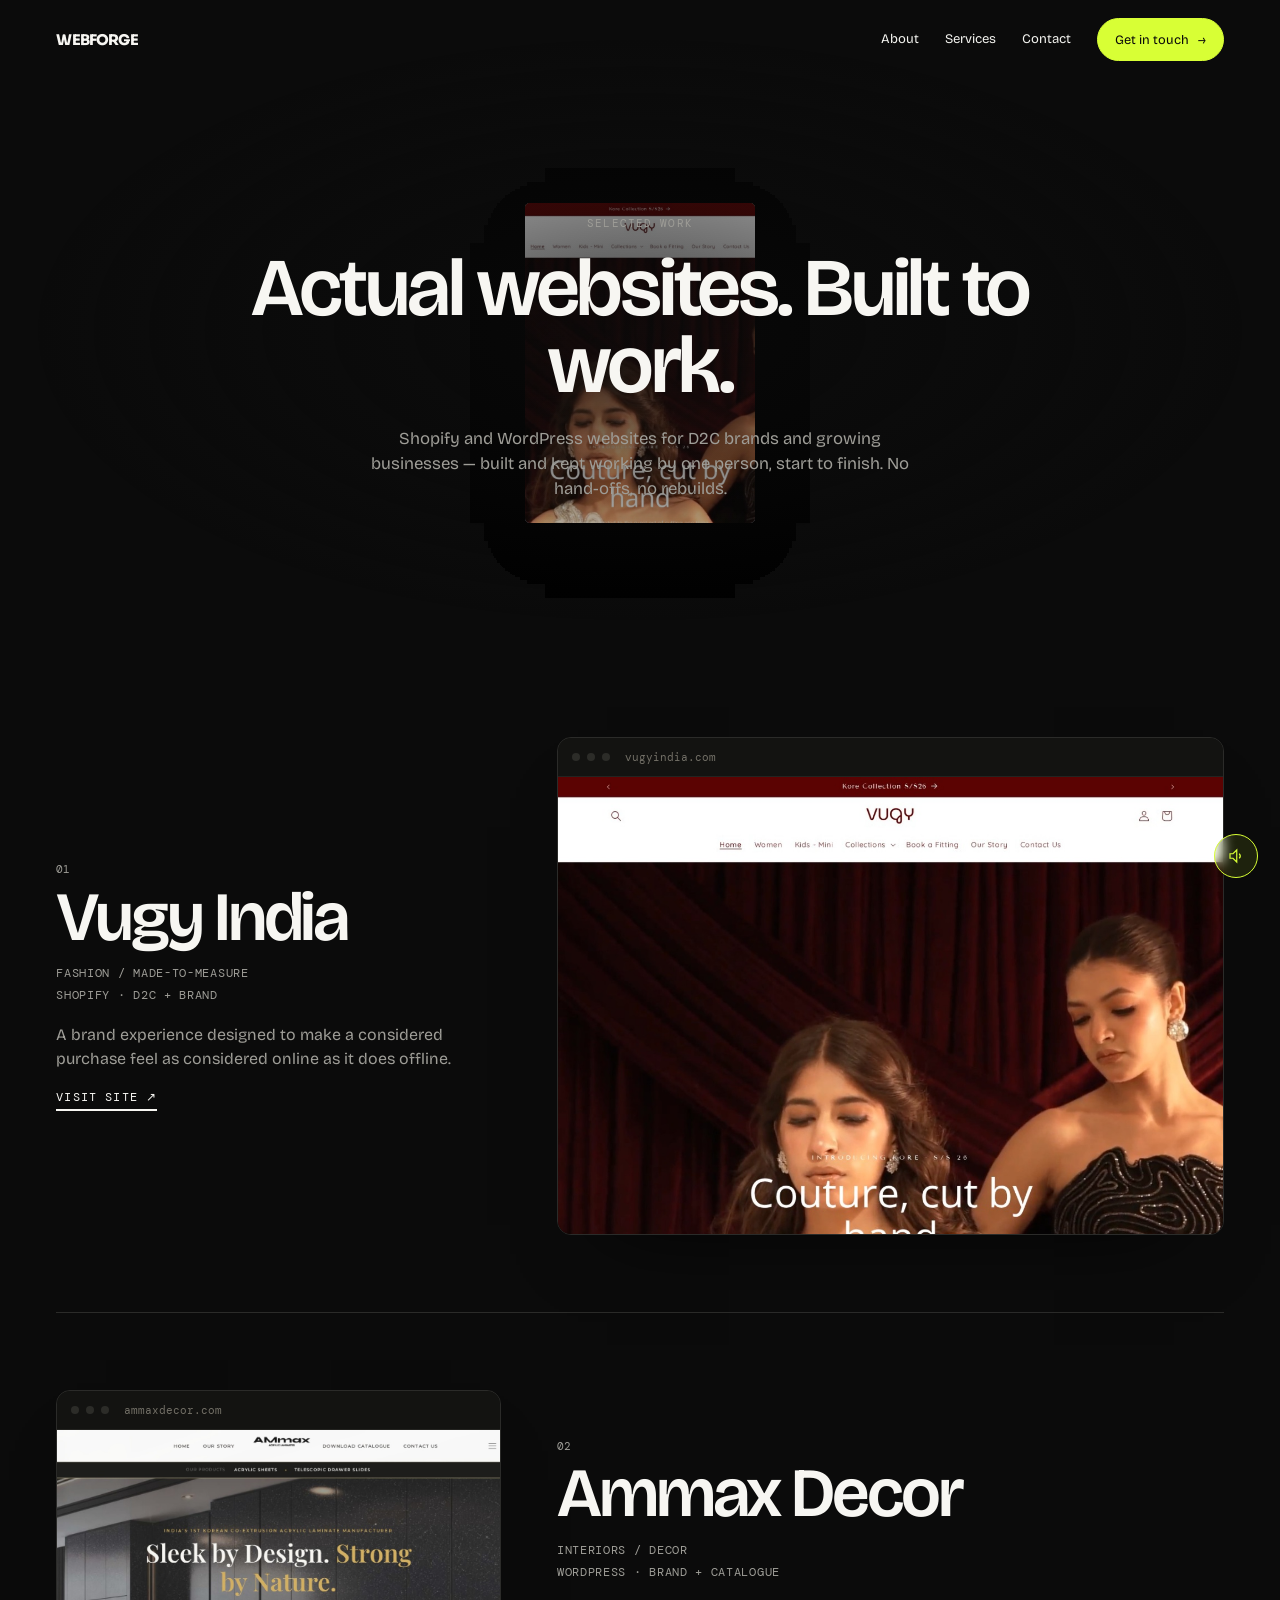
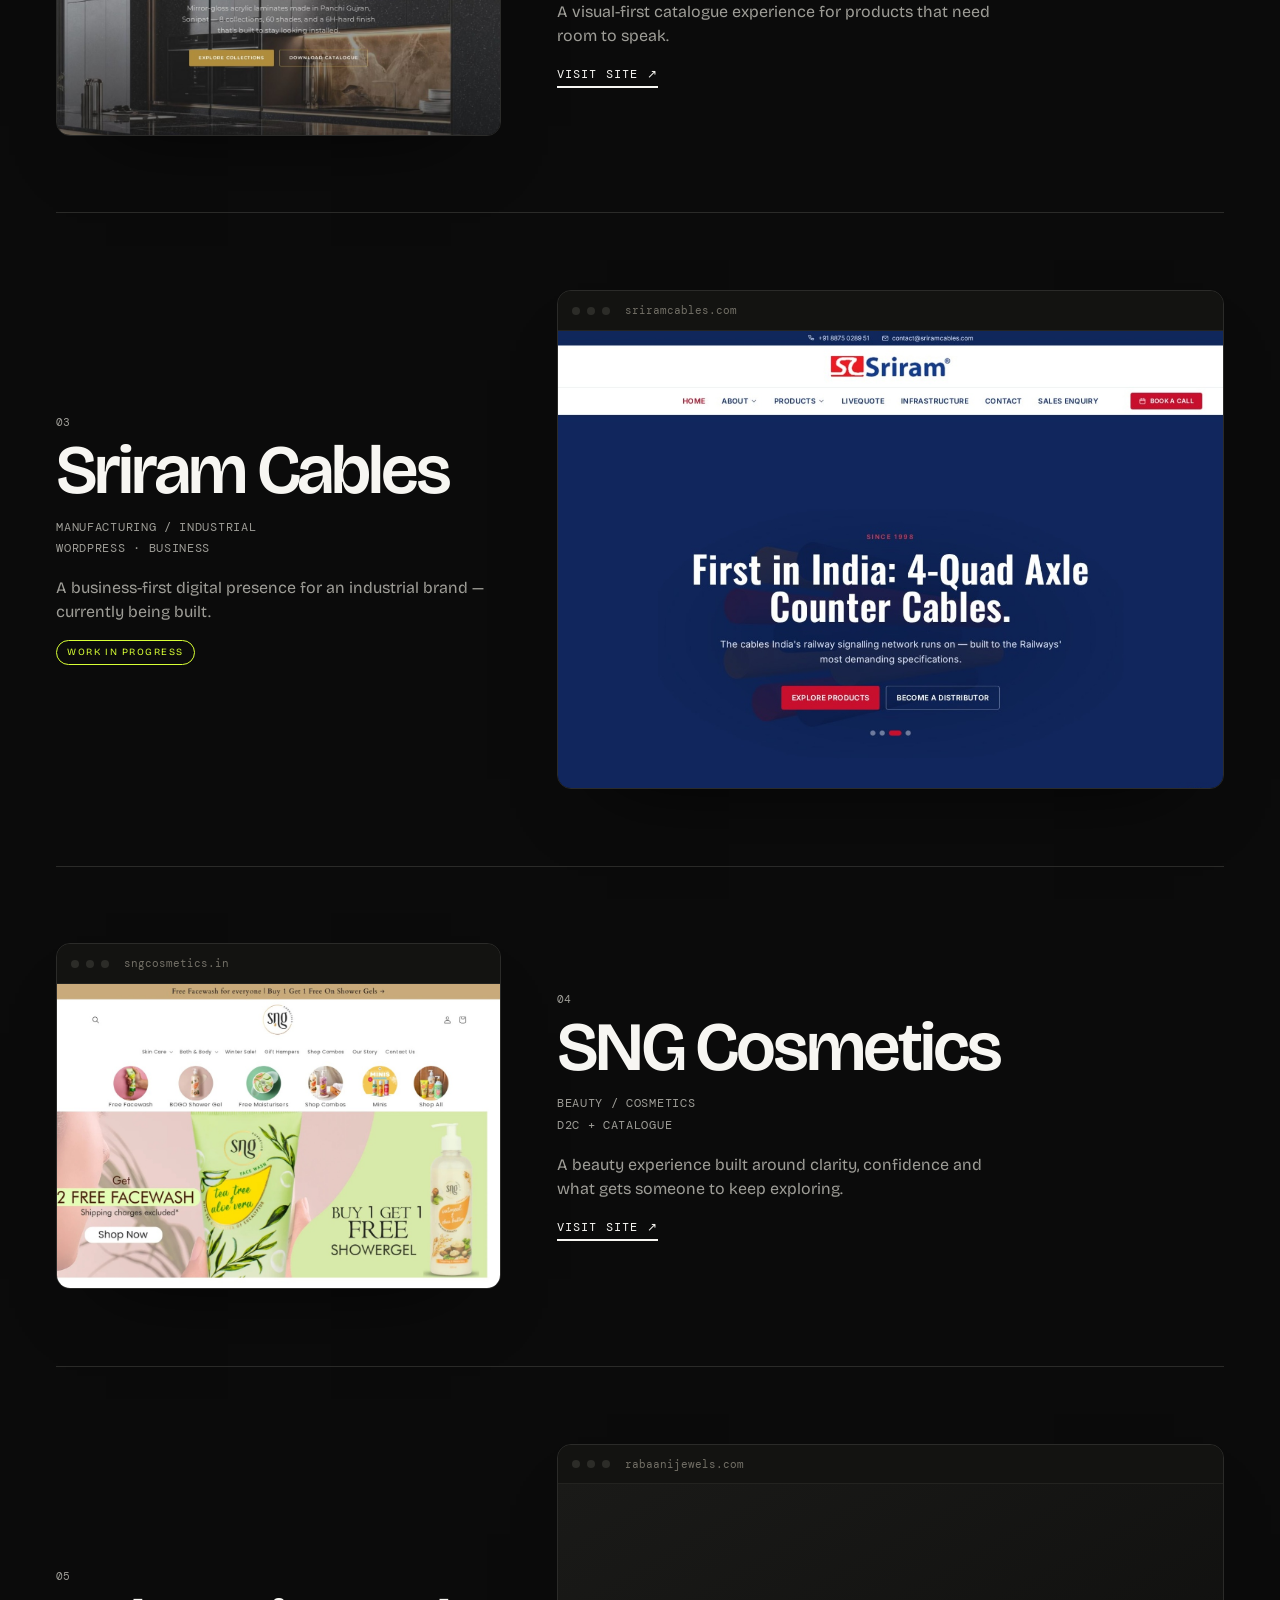
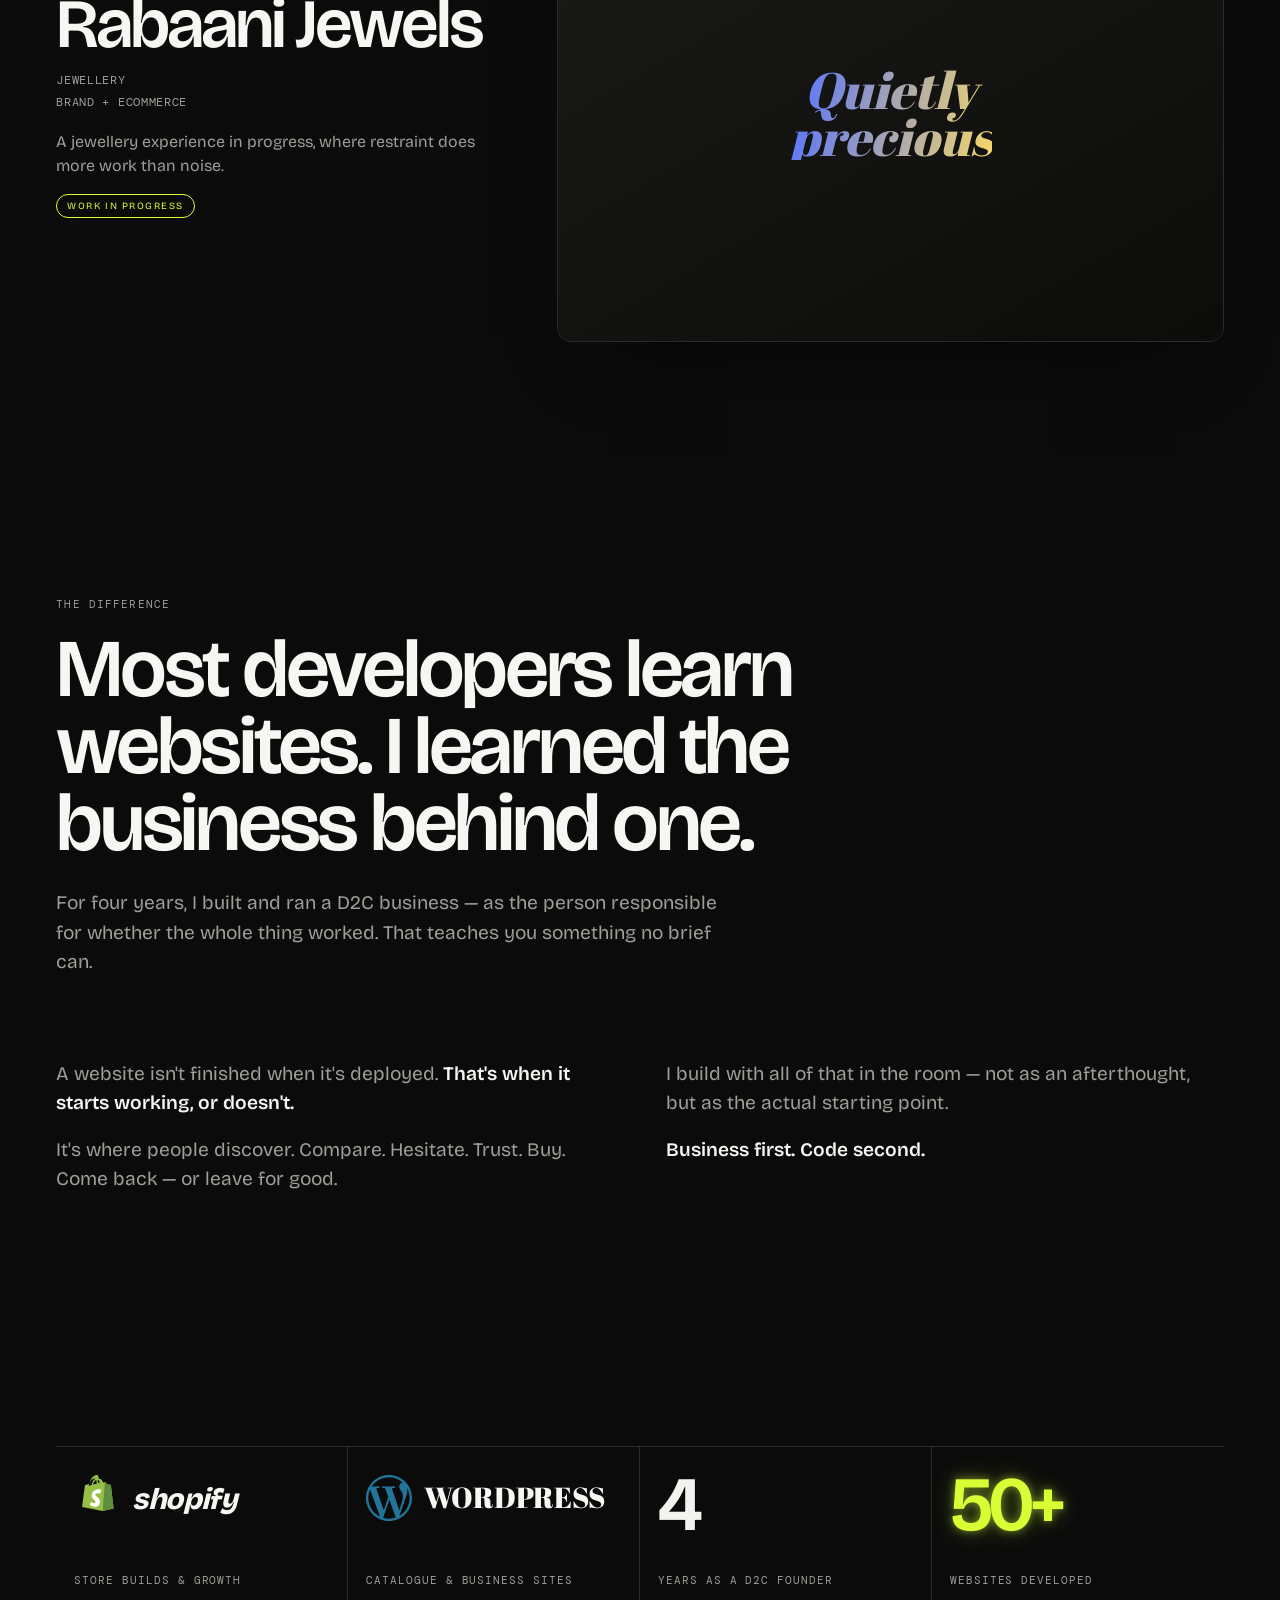
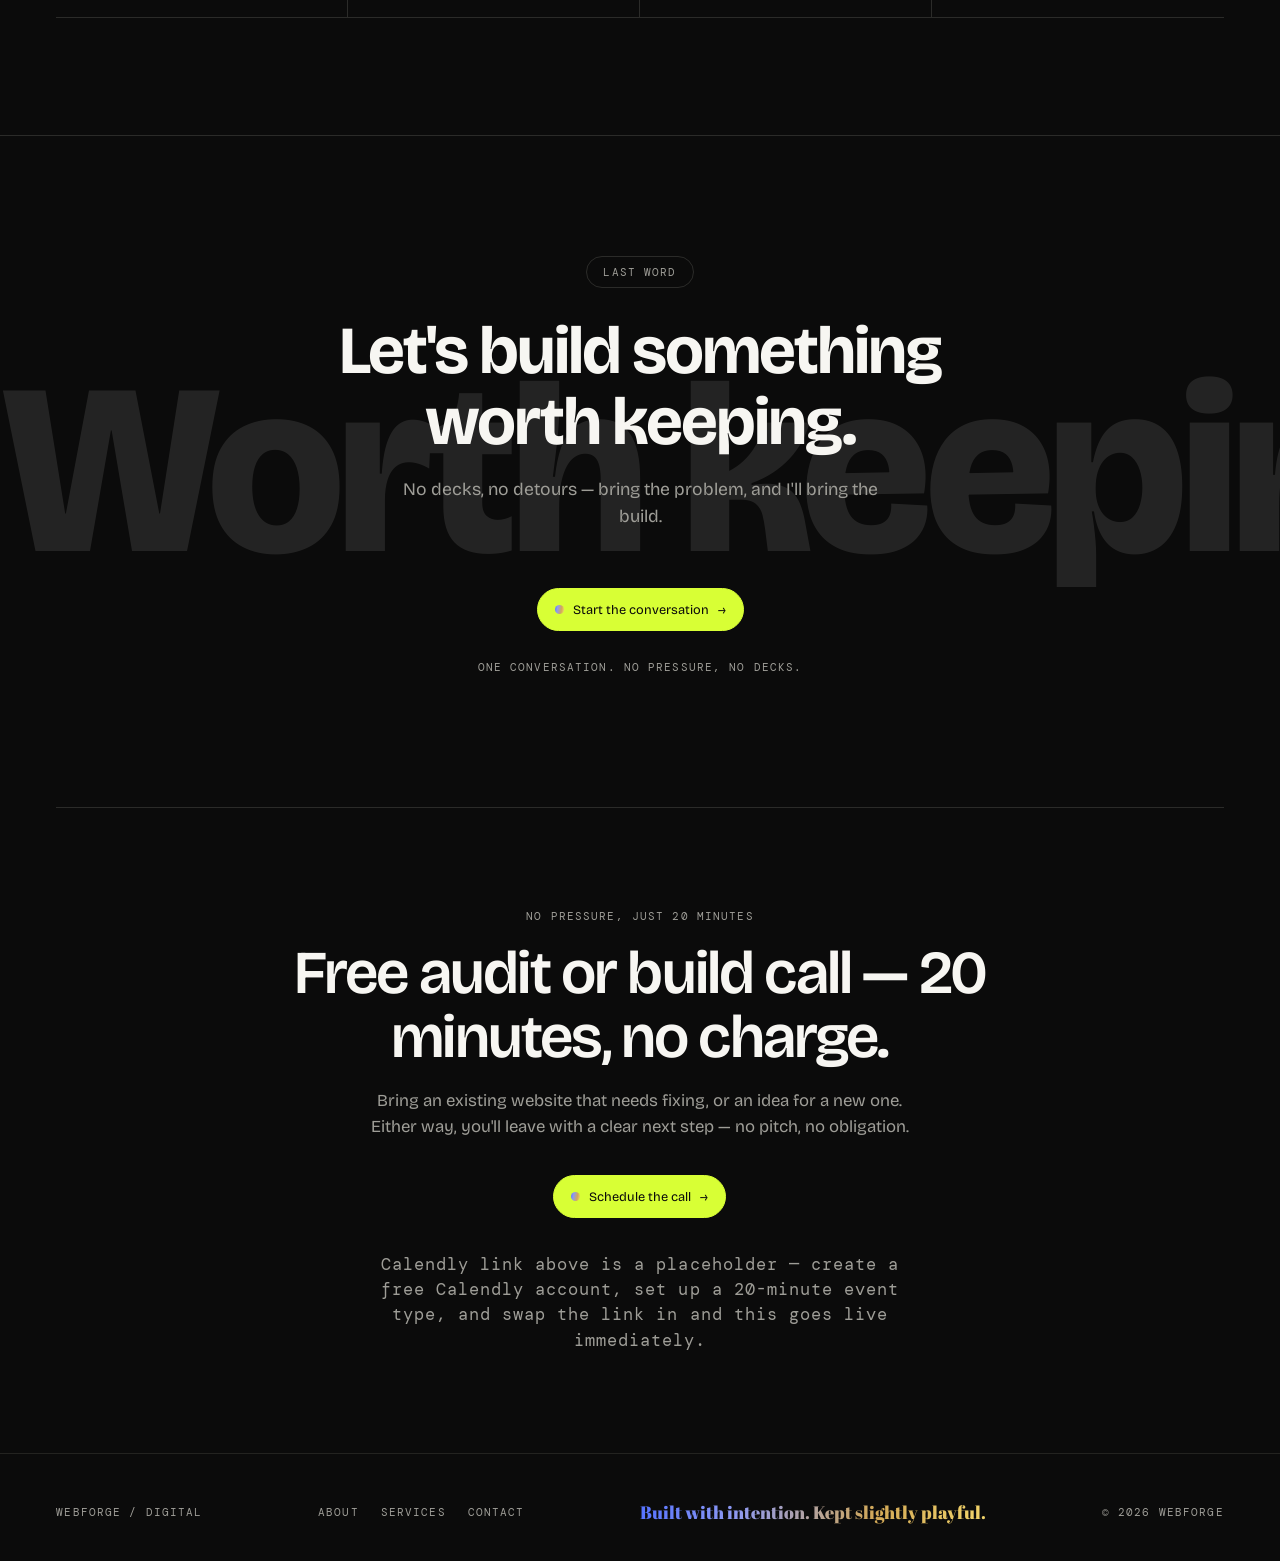
<file: index.html>
<!DOCTYPE html>
<html lang="en">
<head>
<meta charset="UTF-8" />
<meta name="viewport" content="width=device-width, initial-scale=1.0" />
<title>Webforge — Shopify &amp; WordPress websites</title>
<meta name="description" content="Webforge builds Shopify and WordPress websites for D2C brands, businesses and catalogue experiences — actual websites, no concept-only projects." />
<meta name="robots" content="index, follow" />
<link rel="preconnect" href="https://fonts.googleapis.com" />
<link rel="preconnect" href="https://fonts.gstatic.com" crossorigin />
<link href="https://fonts.googleapis.com/css2?family=Abril+Fatface&family=Bricolage+Grotesque:opsz,wght@12..96,400;12..96,500;12..96,600;12..96,700;12..96,800&family=DM+Mono:wght@400;500&family=Sora:wght@500;600;700;800&display=swap" rel="stylesheet" />
<link rel="stylesheet" href="styles.css" />
<style>
  /* Stream hero — two mirrored rails of project screenshots ride a 3D
     corridor from a vanishing point toward the viewer. Vanilla rebuild of a
     shadcn "image-stream-hero" component: the geometry/keyframe math is
     ported as-is (see the JS below), rendered with plain DOM + CSS custom
     properties instead of React, using this project's own screenshots. */
  .stream-hero{position:relative;overflow:hidden;container-type:inline-size;min-height:min(78vh,660px);display:flex;align-items:center;padding:96px 0 40px}
  .stream-hero-stage{position:absolute;inset:0;pointer-events:none}
  .stream-hero-inner3d{position:absolute;inset:0;transform-style:preserve-3d}
  .stream-card{position:absolute;overflow:hidden;background:#111;backface-visibility:hidden;box-shadow:0 20px 50px -20px rgba(0,0,0,.7)}
  .stream-card img{width:100%;height:100%;object-fit:cover;display:block}
  .stream-hero-scrim{position:absolute;inset:0;z-index:1;pointer-events:none;background:radial-gradient(ellipse 62% 58% at 50% 50%,rgba(11,11,11,.8) 0%,rgba(11,11,11,.4) 45%,rgba(11,11,11,0) 76%)}
  .stream-hero-content{position:relative;z-index:2;width:100%;text-align:center}
  .stream-hero-content h1{font-size:clamp(2.6rem,6.4vw,5.6rem);line-height:.94;letter-spacing:-.04em;max-width:16ch;margin:0 auto;color:var(--strong)}
  .stream-hero-content p{margin:22px auto 0;max-width:52ch;color:var(--muted);font-size:1.05rem;line-height:1.5}
  @media(prefers-reduced-motion:reduce){.stream-hero-stage{display:none}}

  .proj{display:grid;grid-template-columns:1fr;gap:28px;padding:clamp(40px,6vw,84px) 0;border-bottom:1px solid var(--line);align-items:center}
  @media(min-width:900px){.proj{grid-template-columns:.8fr 1.2fr;gap:56px}.proj.rev .m{order:2}.proj.rev .fr{order:1}}
  .proj .idx{font-family:var(--mono);font-size:.7rem;color:var(--muted)}
  .proj .name{font-family:var(--sans);font-weight:600;letter-spacing:-.045em;line-height:.86;font-size:clamp(2.2rem,5.4vw,4.6rem);margin:10px 0 16px;color:var(--strong)}
  .proj .tags{font-family:var(--mono);font-size:.72rem;letter-spacing:.06em;line-height:1.9;color:var(--muted);text-transform:uppercase}
  .proj .note{margin:16px 0 0;color:var(--muted);max-width:44ch;line-height:1.5}
  .proj .wip{display:inline-block;margin-top:16px;padding:4px 10px;border:1px solid var(--accent);border-radius:999px;color:var(--accent);font-size:.6rem;letter-spacing:.16em;text-transform:uppercase}
  .proj .go{display:inline-block;margin-top:18px;font-family:var(--mono);font-size:.72rem;letter-spacing:.1em;text-transform:uppercase;border-bottom:2px solid currentColor;padding-bottom:3px;color:var(--strong)}
  .fr{border:1px solid var(--line);border-radius:14px;overflow:hidden;background:linear-gradient(160deg,#161614,#0d0d0c);box-shadow:0 40px 80px -50px rgba(0,0,0,.8);transition:transform .5s cubic-bezier(.2,.6,.2,1)}
  .proj:hover .fr{transform:translateY(-6px)}
  .fr .bar{display:flex;align-items:center;gap:7px;padding:11px 14px;border-bottom:1px solid #232320;background:#131311}
  .fr .bar i{width:8px;height:8px;border-radius:50%;background:#2c2c28;display:block}
  .fr .bar span{margin-left:8px;font-family:var(--mono);font-size:11px;color:#726f66}
  .fr .sc{aspect-ratio:16/11;position:relative;overflow:hidden;background:#111}
  .fr .sc img{width:100%;height:100%;object-fit:cover;object-position:top center;display:block;transition:transform .6s cubic-bezier(.2,.6,.2,1)}
  .proj:hover .sc img{transform:scale(1.035)}
  .fr .sc-pending{display:flex;align-items:center;justify-content:center;background:linear-gradient(150deg,#1a1a18,#0c0c0b)}
  .fr .sc-headline{font-family:var(--fat);font-style:italic;font-size:clamp(2rem,5vw,3.2rem);line-height:.92;text-align:center;background:linear-gradient(100deg,#5572ff,#f3d66b);-webkit-background-clip:text;background-clip:text;color:transparent}

  .work-cta{text-align:center}
  .work-cta h2{font-size:clamp(2.4rem,6vw,5rem);line-height:.9;letter-spacing:-.04em;max-width:18ch;margin:0 auto}

  /* Difference statement — moved here from the About page */
  .about-hero{position:relative;overflow:hidden}
  .about-hero h2{font-size:clamp(2.6rem,6.4vw,5.6rem);line-height:.94;letter-spacing:-.04em;max-width:16ch;color:var(--strong);font-weight:600}
  .about-hero p{margin-top:26px;max-width:56ch;color:var(--muted);font-size:clamp(1.02rem,1.5vw,1.22rem);line-height:1.55}
  .diff-body{display:grid;grid-template-columns:1fr;gap:clamp(22px,4vw,64px);margin-top:44px}
  @media(min-width:900px){.diff-body{grid-template-columns:1fr 1fr}}
  .diff-body p{max-width:44ch;color:var(--muted);font-size:clamp(1.02rem,1.5vw,1.22rem);margin:0 0 18px;line-height:1.5}
  .diff-body p b{color:var(--strong);font-weight:600}

  /* Closing CTA — giant scrolling phrase behind a centered statement.
     Vanilla rebuild of a shadcn "cta69" component, matching this site's own
     tokens instead of Tailwind/React. */
  .cta69{position:relative;overflow:hidden;padding:120px 0;text-align:center;border-top:1px solid var(--line)}
  .cta69-marquee{position:absolute;inset:0;display:flex;align-items:center;overflow:hidden;pointer-events:none;user-select:none}
  .cta69-marquee-track{display:flex;width:max-content;flex:none;white-space:nowrap;opacity:.1;animation:cta69Marquee 40s linear infinite}
  .cta69-marquee-track span{font-family:var(--sans);font-weight:800;font-size:19vw;line-height:1;letter-spacing:-.03em;color:var(--strong)}
  @keyframes cta69Marquee{from{transform:translateX(0)}to{transform:translateX(-50%)}}
  @media(prefers-reduced-motion:reduce){.cta69-marquee-track{animation:none}}
  .cta69-inner{position:relative;max-width:720px;margin:0 auto;padding:0 var(--pad);display:flex;flex-direction:column;align-items:center}
  .cta69-badge{display:inline-flex;border:1px solid var(--line);border-radius:999px;padding:7px 16px}
  .cta69-heading{margin-top:28px;font-family:var(--sans);font-weight:700;letter-spacing:-.03em;line-height:1.05;font-size:clamp(2.2rem,6vw,4.2rem);color:var(--strong)}
  .cta69-note{margin-top:20px;max-width:44ch;color:var(--muted);font-size:1.1rem;line-height:1.5}
  .cta69-btn{margin-top:40px}
  .cta69-footnote{margin-top:28px}

  /* Book a call — free 20-min audit/build call, opens the booking link in a
     new tab rather than embedding it, so a not-yet-configured link never
     shows a broken widget on this page. */
  .book-call{padding:100px 0;text-align:center;border-top:1px solid var(--line)}
  .book-call h2{font-size:clamp(2.2rem,5.4vw,3.8rem);line-height:1.05;letter-spacing:-.03em;max-width:20ch;margin:16px auto 0;color:var(--strong)}
  .book-call p{margin:20px auto 0;max-width:52ch;color:var(--muted);font-size:1.05rem;line-height:1.5}
  .book-call-actions{margin-top:36px;display:flex;flex-direction:column;align-items:center;gap:14px}
  .book-call-note{font-family:var(--mono);font-size:.66rem;letter-spacing:.06em;color:var(--muted);max-width:50ch}

  /* Testimonials — hidden (see data-pending on the section) until real
     client videos replace the placeholder embed URLs. */
  .testimonial-grid{display:grid;grid-template-columns:1fr;gap:28px;margin-top:44px}
  @media(min-width:820px){.testimonial-grid{grid-template-columns:repeat(3,1fr)}}
  .testimonial-video{position:relative;aspect-ratio:9/16;border-radius:14px;overflow:hidden;background:#111;border:1px solid var(--line)}
  .testimonial-video iframe{position:absolute;inset:0;width:100%;height:100%;border:0}
  .testimonial-meta{margin-top:14px}
  .testimonial-meta .name{font-family:var(--sans);font-weight:600;letter-spacing:-.02em;font-size:1.05rem;color:var(--strong)}
  .testimonial-meta .role{margin-top:2px;font-family:var(--mono);font-size:.66rem;letter-spacing:.08em;text-transform:uppercase;color:var(--muted)}
</style>
</head>
<body>
<div class="cursor-orb" id="cursorOrb" aria-hidden="true"></div>
<div class="progress" id="progress" aria-hidden="true"></div>

<header class="nav" id="nav">
  <a href="index.html" class="logo" aria-label="Webforge home">WEBFORGE</a>
  <nav class="navlinks" aria-label="Primary">
    <a class="n" href="about.html">About</a>
    <a class="n" href="services.html">Services</a>
    <a class="n" href="contact.html">Contact</a>
    <a class="pill fill" href="contact.html">Get in touch <span>→</span></a>
  </nav>
  <button class="burger" id="burger" aria-label="Open menu"><span></span><span></span><span></span></button>
</header>

<div class="menu" id="menu" aria-hidden="true">
  <button class="close" id="menuClose">Close</button>
  <a href="index.html">Home</a><a href="about.html">About</a><a href="services.html">Services</a><a href="contact.html">Start a project</a>
</div>

<main>
  <section class="stream-hero" id="streamHero">
    <div class="stream-hero-scrim" aria-hidden="true"></div>
    <div class="stream-hero-content wrap">
      <div class="mono page-eyebrow rv">Selected work</div>
      <h1 class="scramble rv d2">Actual websites. Built to work.</h1>
      <p class="rv d3">Shopify and WordPress websites for D2C brands and growing businesses — built and kept working by one person, start to finish. No hand-offs, no rebuilds.</p>
    </div>
  </section>

  <section class="wrap" style="padding-top:0;padding-bottom:60px">
    <article class="proj rv">
      <div class="m">
        <div class="idx">01</div>
        <div class="name">Vugy India</div>
        <div class="tags">Fashion / Made-to-measure<br>Shopify · D2C + Brand</div>
        <p class="note">A brand experience designed to make a considered purchase feel as considered online as it does offline.</p>
        <a class="go" href="https://vugyindia.com" target="_blank" rel="noopener">Visit site ↗</a>
      </div>
      <div class="fr">
        <div class="bar"><i></i><i></i><i></i><span>vugyindia.com</span></div>
        <div class="sc"><img src="images/vugy-india.jpg" loading="lazy" alt="Vugy India website preview"></div>
      </div>
    </article>

    <article class="proj rev rv">
      <div class="m">
        <div class="idx">02</div>
        <div class="name">Ammax Decor</div>
        <div class="tags">Interiors / Decor<br>WordPress · Brand + Catalogue</div>
        <p class="note">A visual-first catalogue experience for products that need room to speak.</p>
        <a class="go" href="https://ammaxdecor.com" target="_blank" rel="noopener">Visit site ↗</a>
      </div>
      <div class="fr">
        <div class="bar"><i></i><i></i><i></i><span>ammaxdecor.com</span></div>
        <div class="sc"><img src="images/ammax-decor.jpg" loading="lazy" alt="Ammax Decor website preview"></div>
      </div>
    </article>

    <article class="proj rv">
      <div class="m">
        <div class="idx">03</div>
        <div class="name">Sriram Cables</div>
        <div class="tags">Manufacturing / Industrial<br>WordPress · Business</div>
        <p class="note">A business-first digital presence for an industrial brand — currently being built.</p>
        <span class="wip">Work in progress</span>
      </div>
      <div class="fr">
        <div class="bar"><i></i><i></i><i></i><span>sriramcables.com</span></div>
        <div class="sc"><img src="images/sriram-cables.jpg" loading="lazy" alt="Sriram Cables website preview"></div>
      </div>
    </article>

    <article class="proj rev rv">
      <div class="m">
        <div class="idx">04</div>
        <div class="name">SNG Cosmetics</div>
        <div class="tags">Beauty / Cosmetics<br>D2C + Catalogue</div>
        <p class="note">A beauty experience built around clarity, confidence and what gets someone to keep exploring.</p>
        <a class="go" href="https://sngcosmetics.in" target="_blank" rel="noopener">Visit site ↗</a>
      </div>
      <div class="fr">
        <div class="bar"><i></i><i></i><i></i><span>sngcosmetics.in</span></div>
        <div class="sc"><img src="images/sng-cosmetics.jpg" loading="lazy" alt="SNG Cosmetics website preview"></div>
      </div>
    </article>

    <article class="proj rv" style="border-bottom:0">
      <div class="m">
        <div class="idx">05</div>
        <div class="name">Rabaani Jewels</div>
        <div class="tags">Jewellery<br>Brand + Ecommerce</div>
        <p class="note">A jewellery experience in progress, where restraint does more work than noise.</p>
        <span class="wip">Work in progress</span>
      </div>
      <div class="fr">
        <div class="bar"><i></i><i></i><i></i><span>rabaanijewels.com</span></div>
        <div class="sc sc-pending"><div class="sc-headline">Quietly<br>precious</div></div>
      </div>
    </article>
  </section>

  <section class="sec wrap about-hero" style="padding-bottom:20px">
    <div class="mono page-eyebrow rv">The difference</div>
    <h2 class="scramble rv d2">Most developers learn websites. I learned the business behind one.</h2>
    <p class="rv d3">For four years, I built and ran a D2C business — as the person responsible for whether the whole thing worked. That teaches you something no brief can.</p>
  </section>

  <section class="sec wrap" style="padding-top:0">
    <div class="diff-body">
      <div class="rv">
        <p>A website isn't finished when it's deployed. <b>That's when it starts working, or doesn't.</b></p>
        <p>It's where people discover. Compare. Hesitate. Trust. Buy. Come back — or leave for good.</p>
      </div>
      <div class="rv d2">
        <p>I build with all of that in the room — not as an afterthought, but as the actual starting point.</p>
        <p><b>Business first. Code second.</b></p>
      </div>
    </div>
  </section>

  <section class="sec wrap">
    <div class="proof-grid rv" aria-label="Platforms, credentials and experience">
      <div class="proof-card">
        <div class="brand-lockup">
          <svg class="shopify-logo" viewBox="0 0 60 68" aria-hidden="true" role="img">
            <path fill="#95BF47" d="M48.2 13.3c0-.3-.3-.5-.5-.5s-4-.3-4-.3-2.7-2.6-3-2.9c-.3-.3-.9-.2-1.1-.1 0 0-.6.2-1.5.5-.9-2.6-2.5-5-5.3-5h-.3C31.7.5 30.7 0 29.9 0c-6.1.1-9 7.7-9.9 11.5-2.4.7-4.1 1.3-4.3 1.3-1.3.4-1.4.5-1.6 1.7C14 15.5 10.6 42 10.6 42l26.8 5 14.5-3.1S48.2 13.6 48.2 13.3zM33.7 9.7l-2.4.7v-.5c0-1.6-.2-2.8-.6-3.8 1.5.2 2.5 1.9 3 3.6zm-4.7-3.2c.4 1 .7 2.4.7 4.3v.3l-4.9 1.5c.9-3.6 2.7-5.4 4.2-6.1zm-1.9-1.8c.3 0 .6.1.8.3-2 .9-4.1 3.3-5 8.1l-3.9 1.2c1.1-3.7 3.5-9.6 8.1-9.6z"/>
            <path fill="#5E8E3E" d="M47.7 12.8s-4-.3-4-.3-2.7-2.6-3-2.9c-.1-.1-.3-.2-.4-.2L37.4 47l14.5-3.1S48.2 13.6 48.2 13.3c0-.3-.3-.5-.5-.5z"/>
            <path fill="#fff" d="M35.8 19.3l-1.8 5.3s-1.6-.8-3.4-.8c-2.7 0-2.8 1.7-2.8 2.1 0 2.3 6.1 3.2 6.1 8.7 0 4.3-2.7 7.1-6.4 7.1-4.5 0-6.7-2.8-6.7-2.8l1.2-4s2.3 2 4.3 2c1.3 0 1.8-1 1.8-1.8 0-3-5-3.1-5-8.1 0-4.2 3-8.3 9.1-8.3 2.4 0 3.6.8 3.6.8z"/>
          </svg>
          <span class="brand-wordmark shopify-wordmark">shopify</span>
        </div>
        <div class="desc">Store builds &amp; growth</div>
      </div>
      <div class="proof-card">
        <div class="brand-lockup">
          <svg class="wordpress-logo" viewBox="0 0 24 24" aria-hidden="true" role="img">
            <path fill="#21759B" d="M21.469 6.825c.84 1.537 1.318 3.3 1.318 5.175 0 3.979-2.156 7.456-5.363 9.325l3.295-9.527c.615-1.54.82-2.771.82-3.864 0-.405-.026-.78-.07-1.11m-7.981.105c.647-.03 1.232-.105 1.232-.105.582-.075.514-.93-.067-.899 0 0-1.755.135-2.88.135-1.064 0-2.85-.15-2.85-.15-.585-.03-.661.855-.075.885 0 0 .54.061 1.125.09l1.68 4.605-2.37 7.08L5.354 6.9c.649-.03 1.234-.1 1.234-.1.585-.075.516-.93-.065-.896 0 0-1.746.138-2.874.138-.2 0-.438-.008-.69-.015C4.911 3.15 8.235 1.215 12 1.215c2.809 0 5.365 1.072 7.286 2.833-.046-.003-.091-.009-.141-.009-1.06 0-1.812.923-1.812 1.914 0 .89.513 1.643 1.06 2.531.411.72.89 1.643.89 2.977 0 .915-.354 1.994-.821 3.479l-1.075 3.585-3.9-11.61.001.014zM12 22.784c-1.059 0-2.081-.153-3.048-.437l3.237-9.406 3.315 9.087c.024.053.05.101.078.149-1.12.393-2.325.609-3.582.609M1.211 12c0-1.564.336-3.05.935-4.39L7.29 21.709C3.694 19.96 1.212 16.271 1.211 12M12 0C5.385 0 0 5.385 0 12s5.385 12 12 12 12-5.385 12-12S18.615 0 12 0"/>
          </svg>
          <span class="brand-wordmark wordpress-wordmark">WordPress</span>
        </div>
        <div class="desc">Catalogue &amp; business sites</div>
      </div>
      <div class="proof-card"><div class="num">4</div><div class="desc">Years as a D2C founder</div></div>
      <div class="proof-card"><div class="num neon-num">50+</div><div class="desc">Websites developed</div></div>
    </div>
  </section>

  <!-- TESTIMONIALS — hidden until real client videos replace the placeholder
       embed URLs below. To activate: record (or ask each client for) a
       30-60s video, upload it unlisted to YouTube or Loom, paste the embed
       URL into each iframe's src, then delete style="display:none" on the
       <section>. Same "ready, not yet real" pattern as the Calendly link
       above and the contact details on the Contact page. -->
  <section class="sec wrap testimonials" style="display:none" data-pending="testimonials">
    <div class="mono rv">What clients say</div>
    <h2 class="head h-md rv d2">Real people. Real projects.</h2>
    <div class="testimonial-grid">
      <div class="testimonial-card rv">
        <div class="testimonial-video">
          <iframe data-src="REPLACE-VIDEO-EMBED-URL-1" title="Vugy India testimonial" loading="lazy" allowfullscreen></iframe>
        </div>
        <div class="testimonial-meta">
          <div class="name">Vugy India</div>
          <div class="role">Fashion · D2C</div>
        </div>
      </div>
      <div class="testimonial-card rv d2">
        <div class="testimonial-video">
          <iframe data-src="REPLACE-VIDEO-EMBED-URL-2" title="Ammax Decor testimonial" loading="lazy" allowfullscreen></iframe>
        </div>
        <div class="testimonial-meta">
          <div class="name">Ammax Decor</div>
          <div class="role">Interiors · Decor</div>
        </div>
      </div>
      <div class="testimonial-card rv d3">
        <div class="testimonial-video">
          <iframe data-src="REPLACE-VIDEO-EMBED-URL-3" title="SNG Cosmetics testimonial" loading="lazy" allowfullscreen></iframe>
        </div>
        <div class="testimonial-meta">
          <div class="name">SNG Cosmetics</div>
          <div class="role">Beauty · D2C</div>
        </div>
      </div>
    </div>
  </section>

  <section class="cta69">
    <div class="cta69-marquee" aria-hidden="true">
      <div class="cta69-marquee-track" data-marquee-phrase="Worth keeping"></div>
    </div>
    <div class="cta69-inner">
      <span class="cta69-badge mono rv">Last word</span>
      <h2 class="cta69-heading rv d2">Let's build something worth keeping.</h2>
      <p class="cta69-note rv d3">No decks, no detours — bring the problem, and I'll bring the build.</p>
      <a class="pill fill cta69-btn rv d3" href="contact.html"><span class="dot"></span> Start the conversation <span>→</span></a>
      <p class="cta69-footnote mono rv d4">One conversation. No pressure, no decks.</p>
    </div>
  </section>

  <section class="sec wrap book-call">
    <div class="mono rv">No pressure, just 20 minutes</div>
    <h2 class="rv d2">Free audit or build call — 20 minutes, no charge.</h2>
    <p class="rv d3">Bring an existing website that needs fixing, or an idea for a new one. Either way, you'll leave with a clear next step — no pitch, no obligation.</p>
    <div class="book-call-actions rv d3">
      <a class="pill fill" href="https://calendly.com/REPLACE-CALENDLY-LINK/20min" target="_blank" rel="noopener"><span class="dot"></span> Schedule the call <span>→</span></a>
      <p class="book-call-note">Calendly link above is a placeholder — create a free Calendly account, set up a 20-minute event type, and swap the link in and this goes live immediately.</p>
    </div>
  </section>
</main>

<footer>
  <div class="wrap foot">
    <div class="mono">Webforge / Digital</div>
    <div class="foot-links"><a href="about.html">About</a><a href="services.html">Services</a><a href="contact.html">Contact</a></div>
    <div class="intent">Built with intention. Kept slightly playful.</div>
    <div class="mono">© <span id="yr"></span> Webforge</div>
  </div>
</footer>

<script src="https://cdnjs.cloudflare.com/ajax/libs/gsap/3.12.5/gsap.min.js"></script>
<script src="main.js"></script>
<script>
/* Stream hero corridor — ported from the reference React component's own
   geometry/keyframe math (see the block comment on ImageStreamHero for the
   full reasoning). Depth is authored as apparent size, sampled into real
   @keyframes so the curve is exact, not approximated with a CSS easing
   function. Everything is in cqw so it stays proportional at any width. */
(function(){
  var stageHost = document.getElementById('streamHero');
  if(!stageHost) return;
  var reduceMotion = window.matchMedia('(prefers-reduced-motion: reduce)').matches;
  if(reduceMotion) return;

  var IMAGES = [
    'images/vugy-india.jpg',
    'images/ammax-decor.jpg',
    'images/sriram-cables.jpg',
    'images/sng-cosmetics.jpg'
  ];
  var P = {
    perspective:30, cardWidth:18, cardHeight:25, cardRadius:.4,
    birthHeight:2.6, exitHeight:46, railBirth:-11, railExit:44,
    fan:3.3, turnBirth:6, turnExit:28, stops:24
  };
  var CARDS=9, SPEED=18, AXIS=55;

  function buildKeyframes(dir,name){
    var steps=[];
    for(var s=0;s<=P.stops;s++){
      var u=s/P.stops;
      var scale=(P.birthHeight/P.cardHeight)*Math.pow(P.exitHeight/P.birthHeight,u);
      var z=P.perspective*(1-1/scale);
      var rail=P.railExit-(P.railExit-P.railBirth)*Math.pow(1-u,P.fan);
      var turn=P.turnBirth+(P.turnExit-P.turnBirth)*u;
      steps.push((u*100).toFixed(2)+'%{transform:translate3d('+(dir*rail).toFixed(2)+'cqw,0,'+z.toFixed(2)+'cqw) rotateY('+(-dir*turn).toFixed(2)+'deg)}');
    }
    return '@keyframes '+name+'{'+steps.join('')+'}';
  }

  var uid='ish'+Math.random().toString(36).slice(2,8);
  var rightName=uid+'r', leftName=uid+'l';

  var styleTag=document.createElement('style');
  styleTag.textContent=buildKeyframes(1,rightName)+buildKeyframes(-1,leftName);
  document.head.appendChild(styleTag);

  var stage=document.createElement('div');
  stage.className='stream-hero-stage';
  stage.setAttribute('aria-hidden','true');
  stage.style.perspective=P.perspective+'cqw';
  stage.style.perspectiveOrigin='50% '+AXIS+'%';

  var inner=document.createElement('div');
  inner.className='stream-hero-inner3d';
  stage.appendChild(inner);

  [rightName,leftName].forEach(function(name){
    for(var i=0;i<CARDS;i++){
      var src=IMAGES[i % IMAGES.length];
      var el=document.createElement('div');
      el.className='stream-card';
      el.style.left='50%'; el.style.top=AXIS+'%';
      el.style.width=P.cardWidth+'cqw'; el.style.height=P.cardHeight+'cqw';
      el.style.marginLeft=(-P.cardWidth/2)+'cqw'; el.style.marginTop=(-P.cardHeight/2)+'cqw';
      el.style.borderRadius=P.cardRadius+'cqw';
      el.style.animation=name+' '+SPEED+'s linear infinite';
      el.style.animationDelay=(-(i*SPEED)/CARDS)+'s';
      var img=document.createElement('img');
      img.src=src; img.loading='lazy'; img.decoding='async'; img.draggable=false; img.alt='';
      el.appendChild(img);
      inner.appendChild(el);
    }
  });

  stageHost.insertBefore(stage, stageHost.firstChild);
})();
</script>
</body>
</html>
</file>
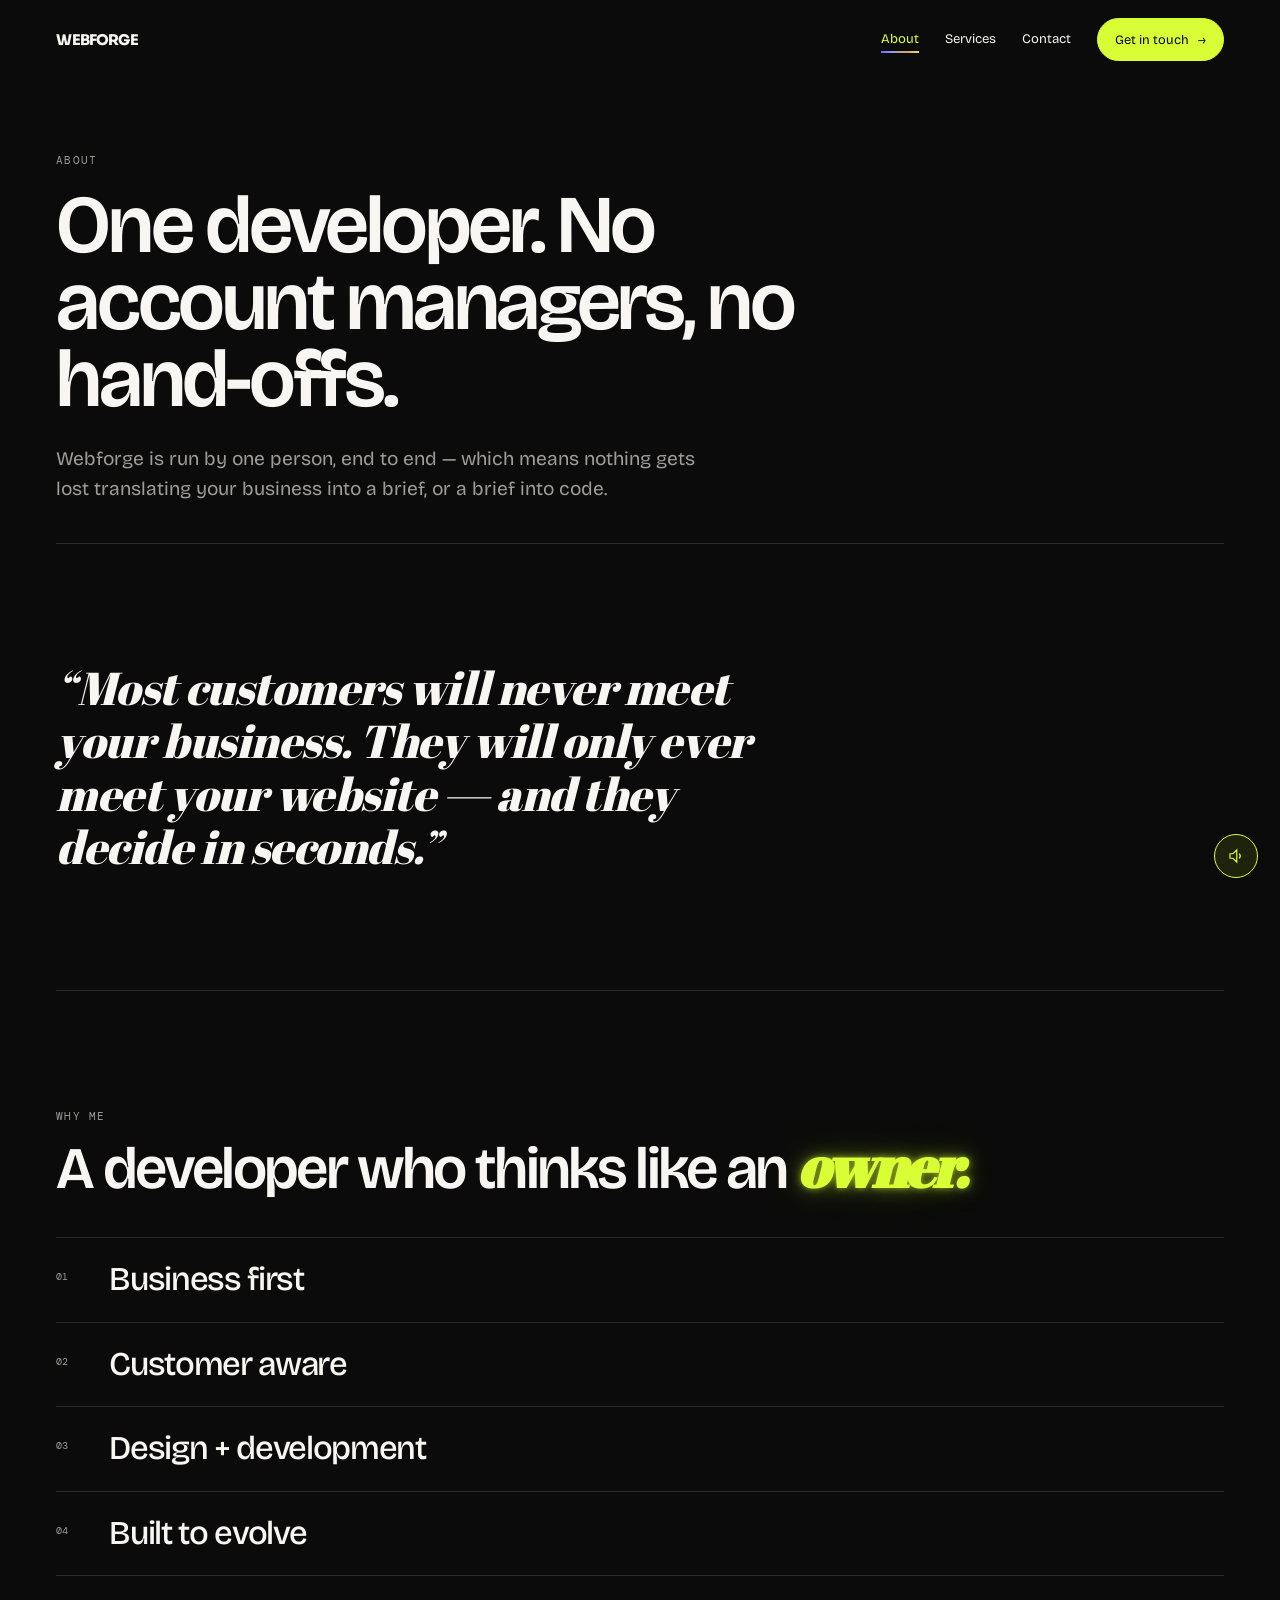
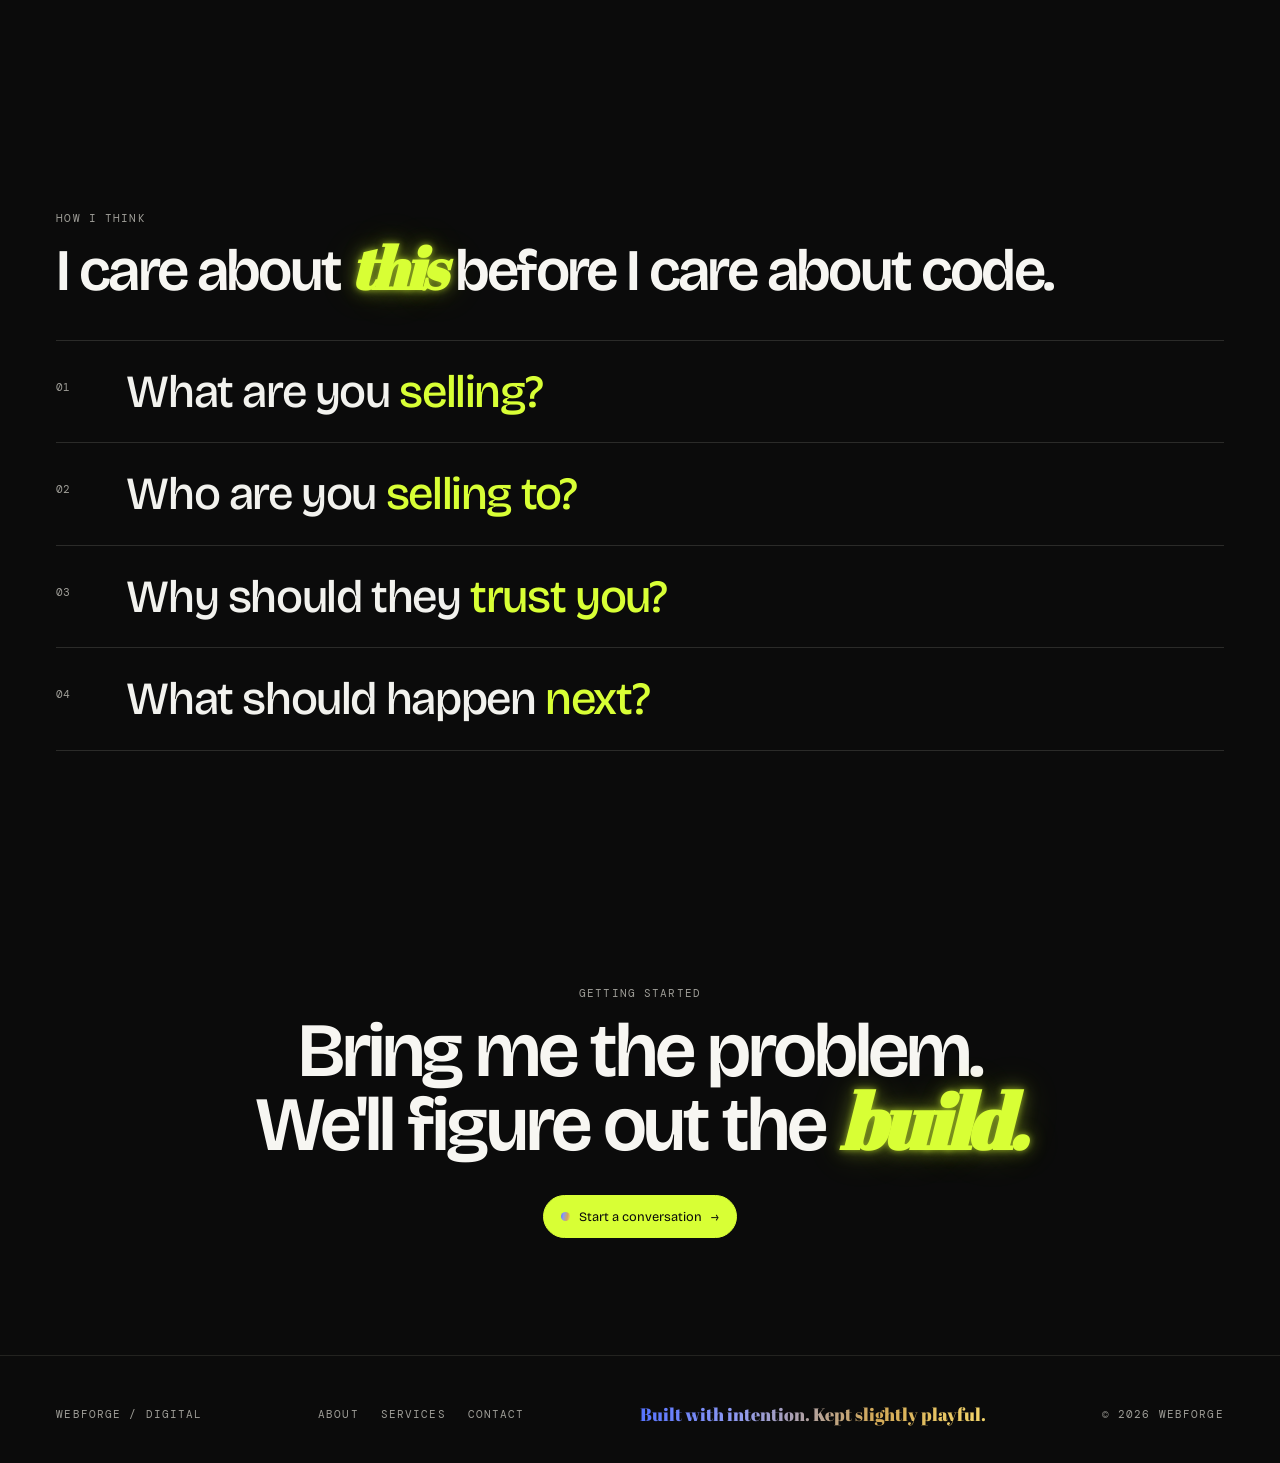
<file: about.html>
<!DOCTYPE html>
<html lang="en">
<head>
<meta charset="UTF-8" />
<meta name="viewport" content="width=device-width, initial-scale=1.0" />
<title>About — Webforge</title>
<meta name="description" content="Webforge is run by a developer who spent four years building and running a D2C business before building websites for other people's." />
<meta name="robots" content="index, follow" />
<link rel="preconnect" href="https://fonts.googleapis.com" />
<link rel="preconnect" href="https://fonts.gstatic.com" crossorigin />
<link href="https://fonts.googleapis.com/css2?family=Abril+Fatface&family=Bricolage+Grotesque:opsz,wght@12..96,400;12..96,500;12..96,600;12..96,700;12..96,800&family=DM+Mono:wght@400;500&family=Sora:wght@500;600;700;800&display=swap" rel="stylesheet" />
<link rel="stylesheet" href="styles.css" />
<style>
  .about-hero{position:relative;overflow:hidden}
  .about-hero h1{font-size:clamp(2.6rem,6.4vw,5.6rem);line-height:.94;letter-spacing:-.04em;max-width:16ch;color:var(--strong)}
  .about-hero p{margin-top:26px;max-width:56ch;color:var(--muted);font-size:clamp(1.02rem,1.5vw,1.22rem);line-height:1.55}

  .diff-body{display:grid;grid-template-columns:1fr;gap:clamp(22px,4vw,64px);margin-top:44px}
  @media(min-width:900px){.diff-body{grid-template-columns:1fr 1fr}}
  .diff-body p{max-width:44ch;color:var(--muted);font-size:clamp(1.02rem,1.5vw,1.22rem);margin:0 0 18px;line-height:1.5}
  .diff-body p b{color:var(--strong);font-weight:600}

  .quote-sec{position:relative;border-top:1px solid var(--line);border-bottom:1px solid var(--line)}
  .quote-sec blockquote{margin:0;font-family:var(--fat);font-style:italic;font-size:clamp(1.6rem,3.6vw,3rem);line-height:1.15;letter-spacing:-.01em;max-width:24ch;color:var(--strong)}
  .quote-sec cite{display:block;margin-top:22px;font-style:normal}

  .why-list{border-top:1px solid var(--line);margin-top:44px}
  .why-item{position:relative;display:grid;grid-template-columns:38px 1fr;gap:15px;padding:26px 0;border-bottom:1px solid var(--line);cursor:default}
  .why-item .no{font-family:var(--mono);font-size:.65rem;color:var(--muted);padding-top:5px}
  .why-item h3{font-family:var(--sans);font-weight:500;letter-spacing:-.04em;line-height:.95;font-size:clamp(1.3rem,2.6vw,2.2rem);color:var(--strong);transition:transform .4s,color .4s}
  .why-item:hover h3{transform:translateX(10px);color:var(--accent)}
  .why-item p{max-height:0;overflow:hidden;margin:0;color:var(--muted);max-width:52ch;line-height:1.45;transition:max-height .5s,padding .5s}
  .why-item:hover p{max-height:110px;padding-top:10px}

  .q-stack{border-top:1px solid var(--line);margin-top:44px}
  .q{position:relative;padding:30px 0;border-bottom:1px solid var(--line);display:grid;grid-template-columns:50px 1fr;gap:20px;cursor:default}
  .q-no{font-family:var(--mono);font-size:.7rem;color:var(--muted);padding-top:8px}
  .q-text{font-size:clamp(1.5rem,3.6vw,3rem);line-height:.9;letter-spacing:-.03em;font-weight:500;transition:transform .4s,color .4s}
  .q-text span{color:var(--accent)}
  .q:hover .q-text{transform:translateX(10px)}
  .q-answer{max-height:0;overflow:hidden;color:var(--muted);line-height:1.45;max-width:52ch;transition:max-height .5s,padding .5s}
  .q:hover .q-answer{max-height:110px;padding-top:14px}

  .about-cta{text-align:center}
  .about-cta h2{font-size:clamp(2.4rem,6vw,5rem);line-height:.9;letter-spacing:-.04em;max-width:18ch;margin:0 auto}
</style>
</head>
<body>
<div class="cursor-orb" id="cursorOrb" aria-hidden="true"></div>
<div class="progress" id="progress" aria-hidden="true"></div>

<header class="nav" id="nav">
  <a href="index.html" class="logo" aria-label="Webforge home">WEBFORGE</a>
  <nav class="navlinks" aria-label="Primary">
    <a class="n current" href="about.html">About</a>
    <a class="n" href="services.html">Services</a>
    <a class="n" href="contact.html">Contact</a>
    <a class="pill fill" href="contact.html">Get in touch <span>→</span></a>
  </nav>
  <button class="burger" id="burger" aria-label="Open menu"><span></span><span></span><span></span></button>
</header>

<div class="menu" id="menu" aria-hidden="true">
  <button class="close" id="menuClose">Close</button>
  <a href="index.html">Home</a><a href="about.html">About</a><a href="services.html">Services</a><a href="contact.html">Start a project</a>
</div>

<main>
  <section class="page-hero about-hero wrap sec" style="padding-bottom:20px">
    <div class="mono page-eyebrow rv">About</div>
    <h1 class="scramble rv d2">One developer. No account managers, no hand-offs.</h1>
    <p class="rv d3">Webforge is run by one person, end to end — which means nothing gets lost translating your business into a brief, or a brief into code.</p>
  </section>

  <section class="sec quote-sec wrap">
    <blockquote class="rv">“Most customers will never meet your business. They will only ever meet your website — and they decide in seconds.”</blockquote>
  </section>

  <section class="sec wrap">
    <div class="mono rv">Why me</div>
    <h2 class="head h-md rv d2" style="margin-top:16px">A developer who thinks like an <em>owner.</em></h2>
    <div class="why-list">
      <div class="why-item rv"><div class="no">01</div><div><h3>Business first</h3><p>I don't open with code. I open with what the site has to achieve, and for whom.</p></div></div>
      <div class="why-item rv d2"><div class="no">02</div><div><h3>Customer aware</h3><p>Four years selling D2C taught me design isn't decoration. Every screen changes what a customer notices, believes, and does next.</p></div></div>
      <div class="why-item rv d3"><div class="no">03</div><div><h3>Design + development</h3><p>It has to look right and work right. One without the other doesn't sell.</p></div></div>
      <div class="why-item rv d4"><div class="no">04</div><div><h3>Built to evolve</h3><p>Launch isn't the finish line. Collections change, offers change, businesses change. The site changes with them.</p></div></div>
    </div>
  </section>

  <section class="sec wrap">
    <div class="mono rv">How I think</div>
    <h2 class="head h-md rv d2" style="margin-top:16px">I care about <em>this</em> before I care about code.</h2>
    <div class="q-stack">
      <div class="q rv"><div class="q-no">01</div><div><div class="q-text">What are you <span>selling?</span></div><div class="q-answer">Not just the product. The promise, the reason it matters, and what a customer needs to understand before they care.</div></div></div>
      <div class="q rv"><div class="q-no">02</div><div><div class="q-text">Who are you <span>selling to?</span></div><div class="q-answer">Because a site for a jewellery brand shouldn't behave like a site for a cable manufacturer. Context changes everything.</div></div></div>
      <div class="q rv"><div class="q-no">03</div><div><div class="q-text">Why should they <span>trust you?</span></div><div class="q-answer">Trust is designed into hierarchy, imagery, proof, product information, clarity and the details people barely notice.</div></div></div>
      <div class="q rv"><div class="q-no">04</div><div><div class="q-text">What should happen <span>next?</span></div><div class="q-answer">Buy. Enquire. Call. Explore. Book. The best websites know the next move before the visitor has to think about it.</div></div></div>
    </div>
  </section>

  <section class="sec wrap about-cta">
    <div class="mono rv">Getting started</div>
    <h2 class="head rv d2" style="margin-top:16px">Bring me the problem.<br>We'll figure out the <em>build.</em></h2>
    <div style="margin-top:34px" class="rv d3">
      <a class="pill fill" href="contact.html"><span class="dot"></span> Start a conversation <span>→</span></a>
    </div>
  </section>
</main>

<footer>
  <div class="wrap foot">
    <div class="mono">Webforge / Digital</div>
    <div class="foot-links"><a href="about.html">About</a><a href="services.html">Services</a><a href="contact.html">Contact</a></div>
    <div class="intent">Built with intention. Kept slightly playful.</div>
    <div class="mono">© <span id="yr"></span> Webforge</div>
  </div>
</footer>

<script src="https://cdnjs.cloudflare.com/ajax/libs/gsap/3.12.5/gsap.min.js"></script>
<script src="main.js"></script>
</body>
</html>
</file>
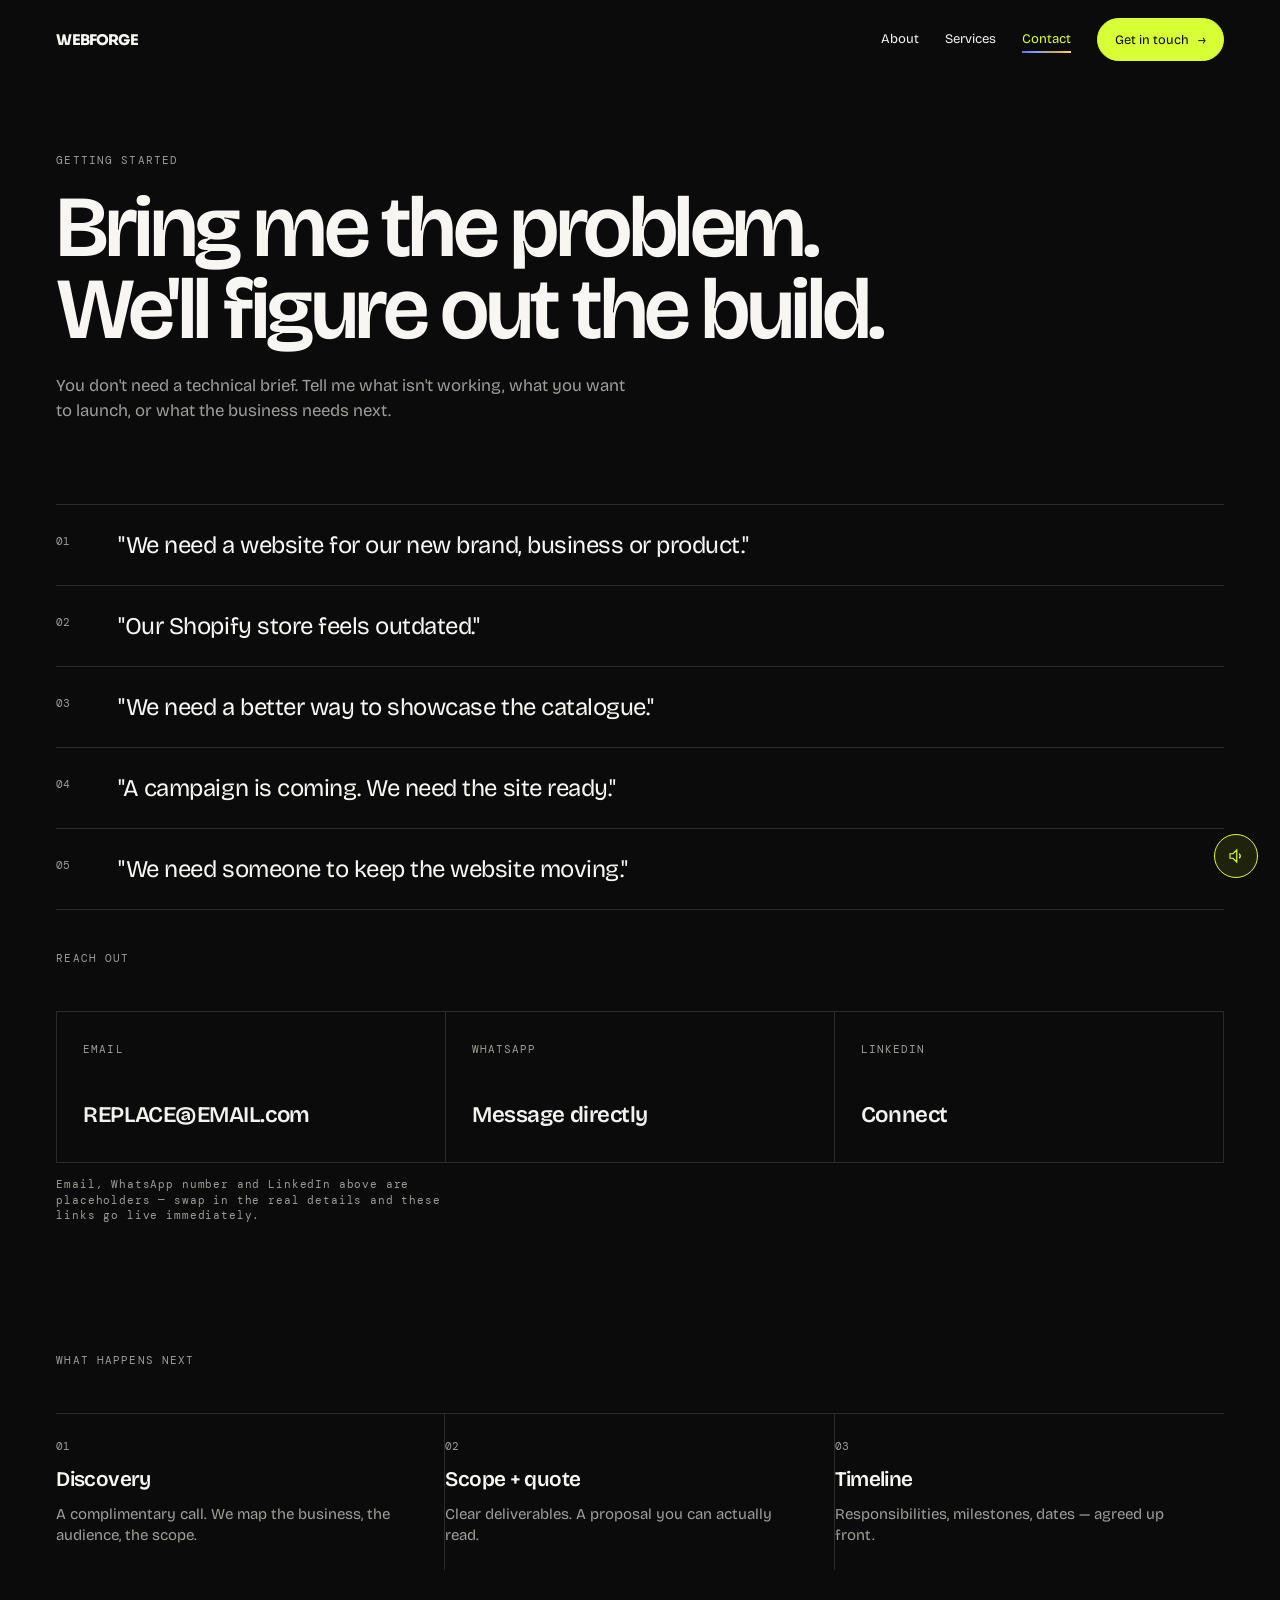
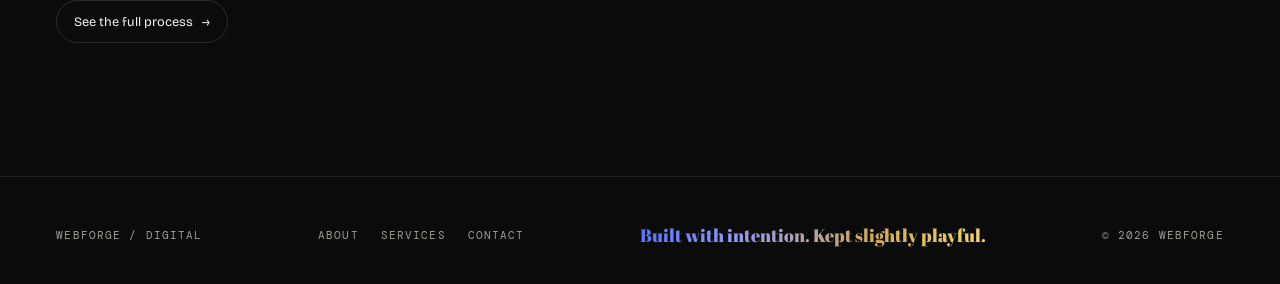
<file: contact.html>
<!DOCTYPE html>
<html lang="en">
<head>
<meta charset="UTF-8" />
<meta name="viewport" content="width=device-width, initial-scale=1.0" />
<title>Contact — Webforge</title>
<meta name="description" content="Start a project with Webforge. Bring the problem — we'll figure out the build." />
<meta name="robots" content="index, follow" />
<link rel="preconnect" href="https://fonts.googleapis.com" />
<link rel="preconnect" href="https://fonts.gstatic.com" crossorigin />
<link href="https://fonts.googleapis.com/css2?family=Abril+Fatface&family=Bricolage+Grotesque:opsz,wght@12..96,400;12..96,500;12..96,600;12..96,700;12..96,800&family=DM+Mono:wght@400;500&family=Sora:wght@500;600;700;800&display=swap" rel="stylesheet" />
<link rel="stylesheet" href="styles.css" />
<style>
  .contact-hero h1{font-size:clamp(2.6rem,6.8vw,6.4rem);line-height:.94;letter-spacing:-.04em;max-width:16ch;color:var(--strong)}
  .contact-hero p{margin-top:22px;max-width:52ch;color:var(--muted);font-size:1.05rem;line-height:1.5}

  .problem-list{margin-top:44px;border-top:1px solid var(--line)}
  .problem-item{display:grid;grid-template-columns:44px 1fr;gap:18px;padding:22px 0;border-bottom:1px solid var(--line);transition:padding .35s}
  .problem-item:hover{padding-left:12px}
  .problem-item .pn{font-family:var(--mono);font-size:.7rem;color:var(--muted);padding-top:6px}
  .problem-item .pt{font-family:var(--sans);font-size:clamp(1.1rem,2vw,1.5rem);letter-spacing:-.02em;color:var(--strong)}

  .contact-methods{display:grid;grid-template-columns:1fr;gap:1px;background:var(--line);border:1px solid var(--line);margin-top:44px}
  @media(min-width:700px){.contact-methods{grid-template-columns:repeat(3,1fr)}}
  .contact-method{background:var(--black);padding:30px 26px;display:flex;flex-direction:column;justify-content:space-between;gap:18px;min-height:150px;transition:background .3s,color .3s}
  .contact-method:hover{background:var(--accent);color:var(--ink)}
  .contact-method .label{font-family:var(--mono);font-size:.66rem;letter-spacing:.1em;text-transform:uppercase;color:var(--muted)}
  .contact-method:hover .label{color:#1a1a05}
  .contact-method .value{font-family:var(--sans);font-weight:600;font-size:clamp(1.1rem,1.8vw,1.4rem);letter-spacing:-.02em}

  .placeholder-note{margin-top:14px;font-family:var(--mono);font-size:.66rem;letter-spacing:.08em;color:var(--muted);max-width:60ch}

  .next-steps{display:grid;grid-template-columns:1fr;gap:0;margin-top:44px;border-top:1px solid var(--line)}
  @media(min-width:820px){.next-steps{grid-template-columns:repeat(3,1fr)}}
  .next-step{padding:24px 0;border-bottom:1px solid var(--line)}
  @media(min-width:820px){.next-step{padding:24px 24px 24px 0;border-bottom:0;border-right:1px solid var(--line)}.next-step:last-child{border-right:0}}
  .next-step .no{font-family:var(--mono);font-size:.7rem;color:var(--muted)}
  .next-step h3{margin-top:10px;font-family:var(--sans);font-weight:600;letter-spacing:-.03em;font-size:1.3rem;color:var(--strong)}
  .next-step p{margin:8px 0 0;color:var(--muted);line-height:1.4;font-size:.94rem}

</style>
</head>
<body>
<div class="cursor-orb" id="cursorOrb" aria-hidden="true"></div>
<div class="progress" id="progress" aria-hidden="true"></div>

<header class="nav" id="nav">
  <a href="index.html" class="logo" aria-label="Webforge home">WEBFORGE</a>
  <nav class="navlinks" aria-label="Primary">
    <a class="n" href="about.html">About</a>
    <a class="n" href="services.html">Services</a>
    <a class="n current" href="contact.html">Contact</a>
    <a class="pill fill" href="contact.html">Get in touch <span>→</span></a>
  </nav>
  <button class="burger" id="burger" aria-label="Open menu"><span></span><span></span><span></span></button>
</header>

<div class="menu" id="menu" aria-hidden="true">
  <button class="close" id="menuClose">Close</button>
  <a href="index.html">Home</a><a href="about.html">About</a><a href="services.html">Services</a><a href="contact.html">Start a project</a>
</div>

<main>
  <section class="page-hero contact-hero wrap sec" style="padding-bottom:20px">
    <div class="mono page-eyebrow rv">Getting started</div>
    <h1 class="scramble rv d2">Bring me the problem. We'll figure out the build.</h1>
    <p class="rv d3">You don't need a technical brief. Tell me what isn't working, what you want to launch, or what the business needs next.</p>
  </section>

  <section class="wrap" style="padding-top:0;padding-bottom:20px">
    <div class="problem-list">
      <div class="problem-item rv"><div class="pn">01</div><div class="pt">"We need a website for our new brand, business or product."</div></div>
      <div class="problem-item rv"><div class="pn">02</div><div class="pt">"Our Shopify store feels outdated."</div></div>
      <div class="problem-item rv"><div class="pn">03</div><div class="pt">"We need a better way to showcase the catalogue."</div></div>
      <div class="problem-item rv"><div class="pn">04</div><div class="pt">"A campaign is coming. We need the site ready."</div></div>
      <div class="problem-item rv"><div class="pn">05</div><div class="pt">"We need someone to keep the website moving."</div></div>
    </div>
  </section>

  <section class="sec wrap" style="padding-top:20px">
    <div class="mono rv">Reach out</div>
    <div class="contact-methods rv d2">
      <a class="contact-method" href="mailto:REPLACE@EMAIL.com">
        <div class="label">Email</div>
        <div class="value">REPLACE@EMAIL.com</div>
      </a>
      <a class="contact-method" href="https://wa.me/REPLACE-NUMBER" target="_blank" rel="noopener">
        <div class="label">WhatsApp</div>
        <div class="value">Message directly</div>
      </a>
      <a class="contact-method" href="https://linkedin.com/in/REPLACE" target="_blank" rel="noopener">
        <div class="label">LinkedIn</div>
        <div class="value">Connect</div>
      </a>
    </div>
    <p class="placeholder-note">Email, WhatsApp number and LinkedIn above are placeholders — swap in the real details and these links go live immediately.</p>
  </section>

  <section class="sec wrap" style="padding-top:0">
    <div class="mono rv">What happens next</div>
    <div class="next-steps">
      <div class="next-step rv"><div class="no">01</div><h3>Discovery</h3><p>A complimentary call. We map the business, the audience, the scope.</p></div>
      <div class="next-step rv d2"><div class="no">02</div><h3>Scope + quote</h3><p>Clear deliverables. A proposal you can actually read.</p></div>
      <div class="next-step rv d3"><div class="no">03</div><h3>Timeline</h3><p>Responsibilities, milestones, dates — agreed up front.</p></div>
    </div>
    <p class="rv d4" style="margin-top:30px"><a class="pill ghost" style="border:1px solid var(--line)" href="services.html">See the full process <span>→</span></a></p>
  </section>
</main>

<footer>
  <div class="wrap foot">
    <div class="mono">Webforge / Digital</div>
    <div class="foot-links"><a href="about.html">About</a><a href="services.html">Services</a><a href="contact.html">Contact</a></div>
    <div class="intent">Built with intention. Kept slightly playful.</div>
    <div class="mono">© <span id="yr"></span> Webforge</div>
  </div>
</footer>

<script src="https://cdnjs.cloudflare.com/ajax/libs/gsap/3.12.5/gsap.min.js"></script>
<script src="main.js"></script>
</body>
</html>
</file>
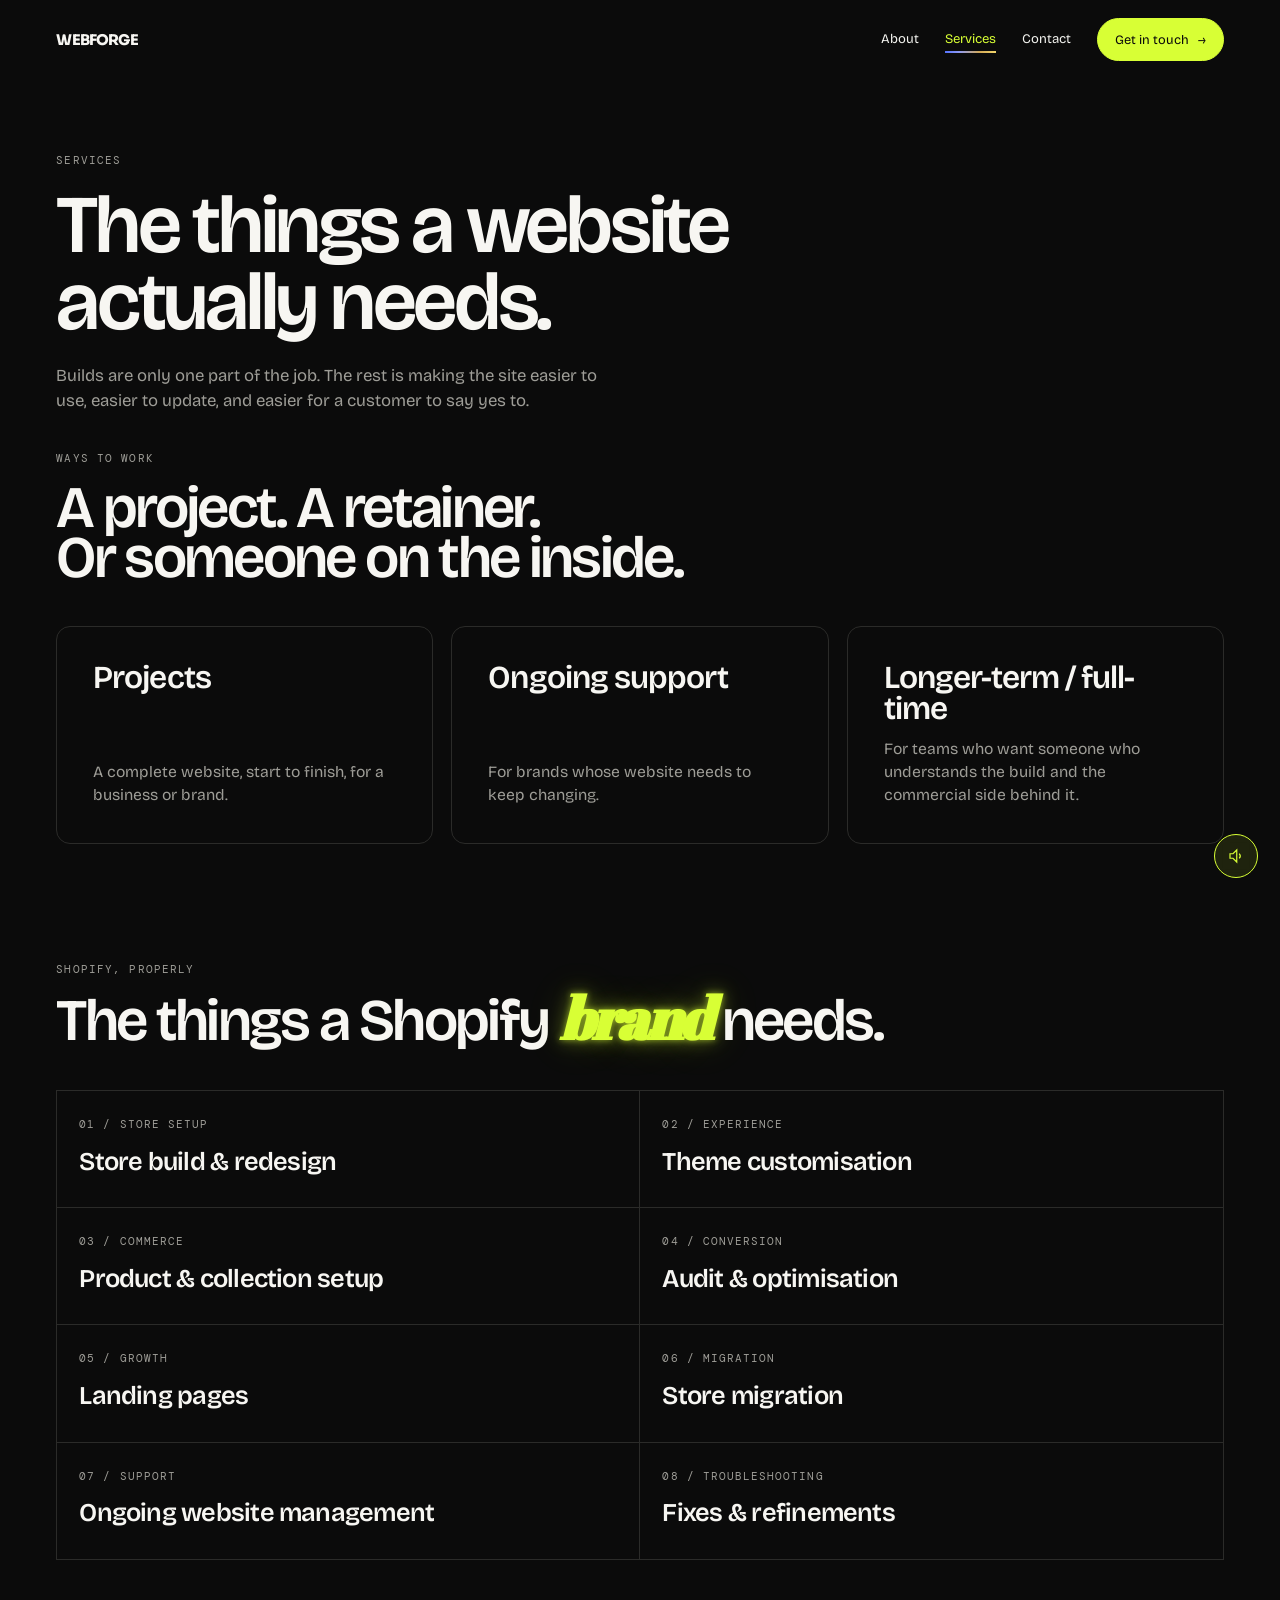
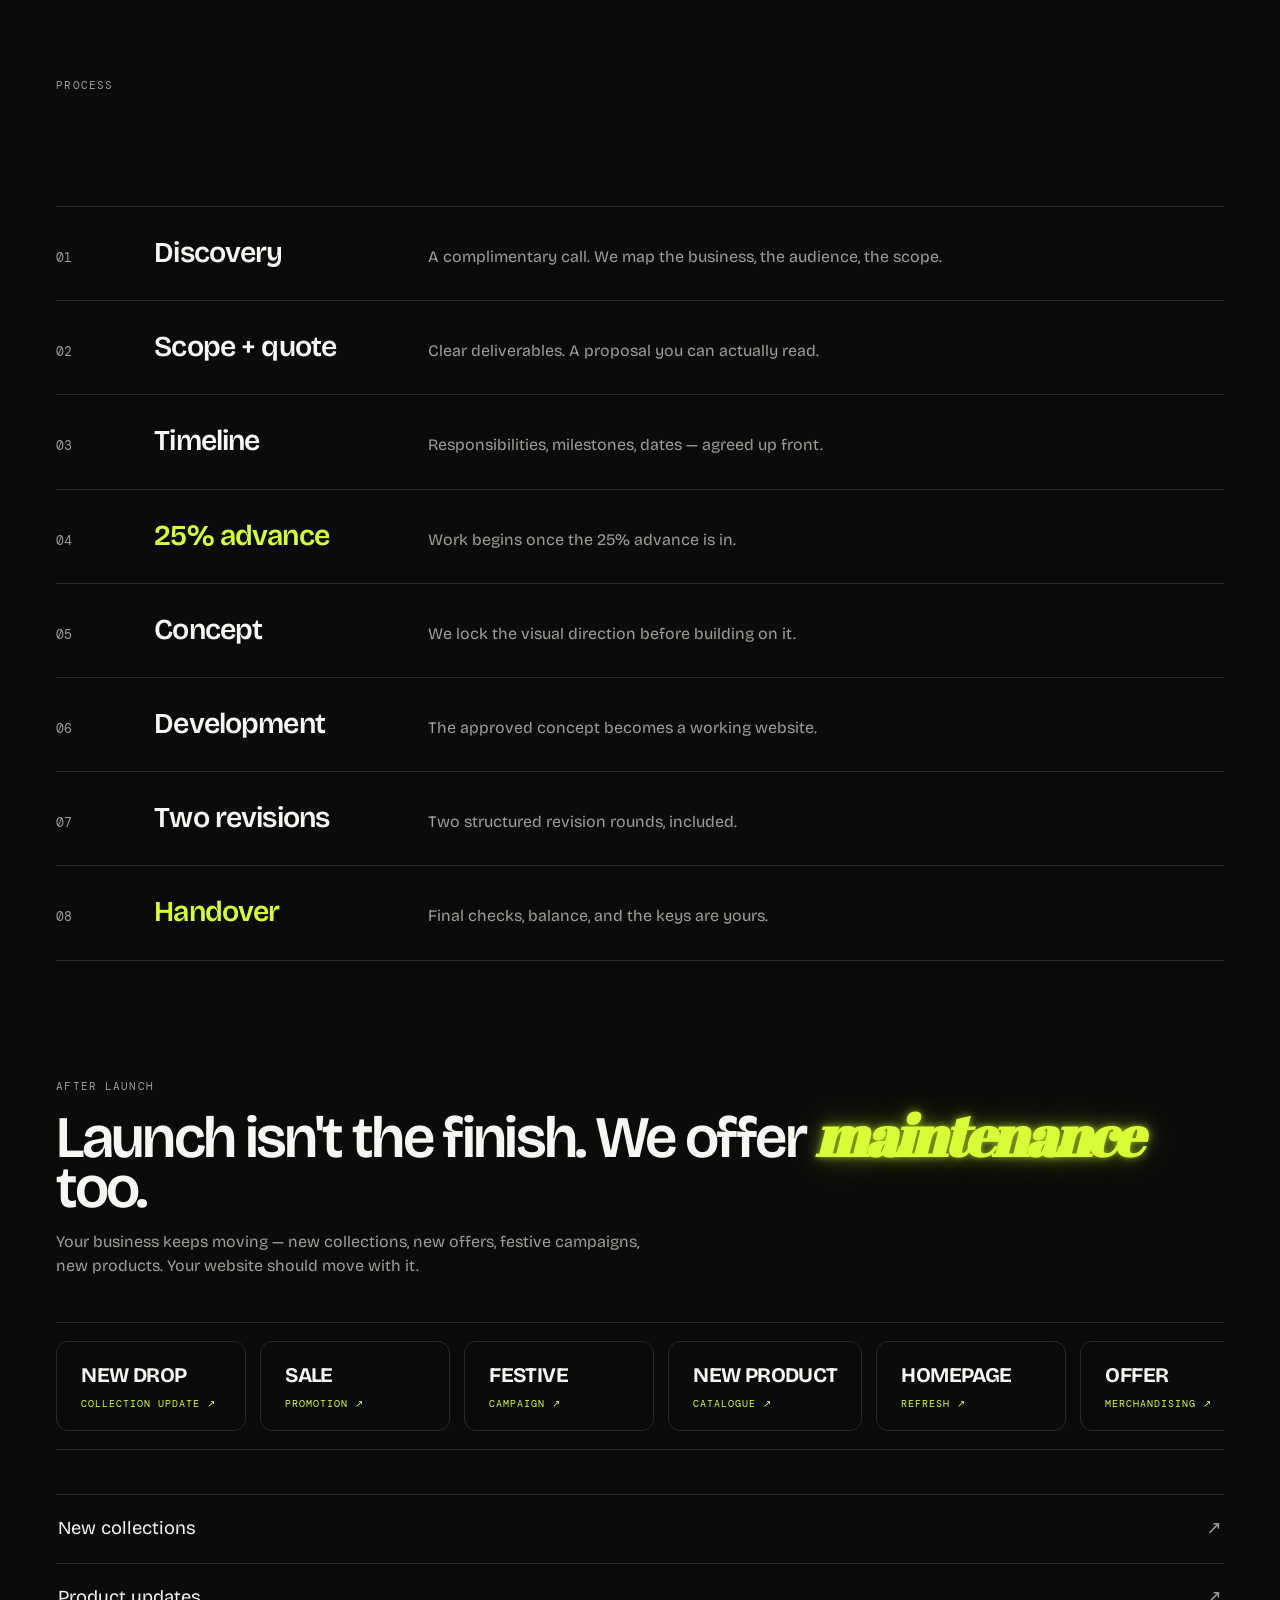
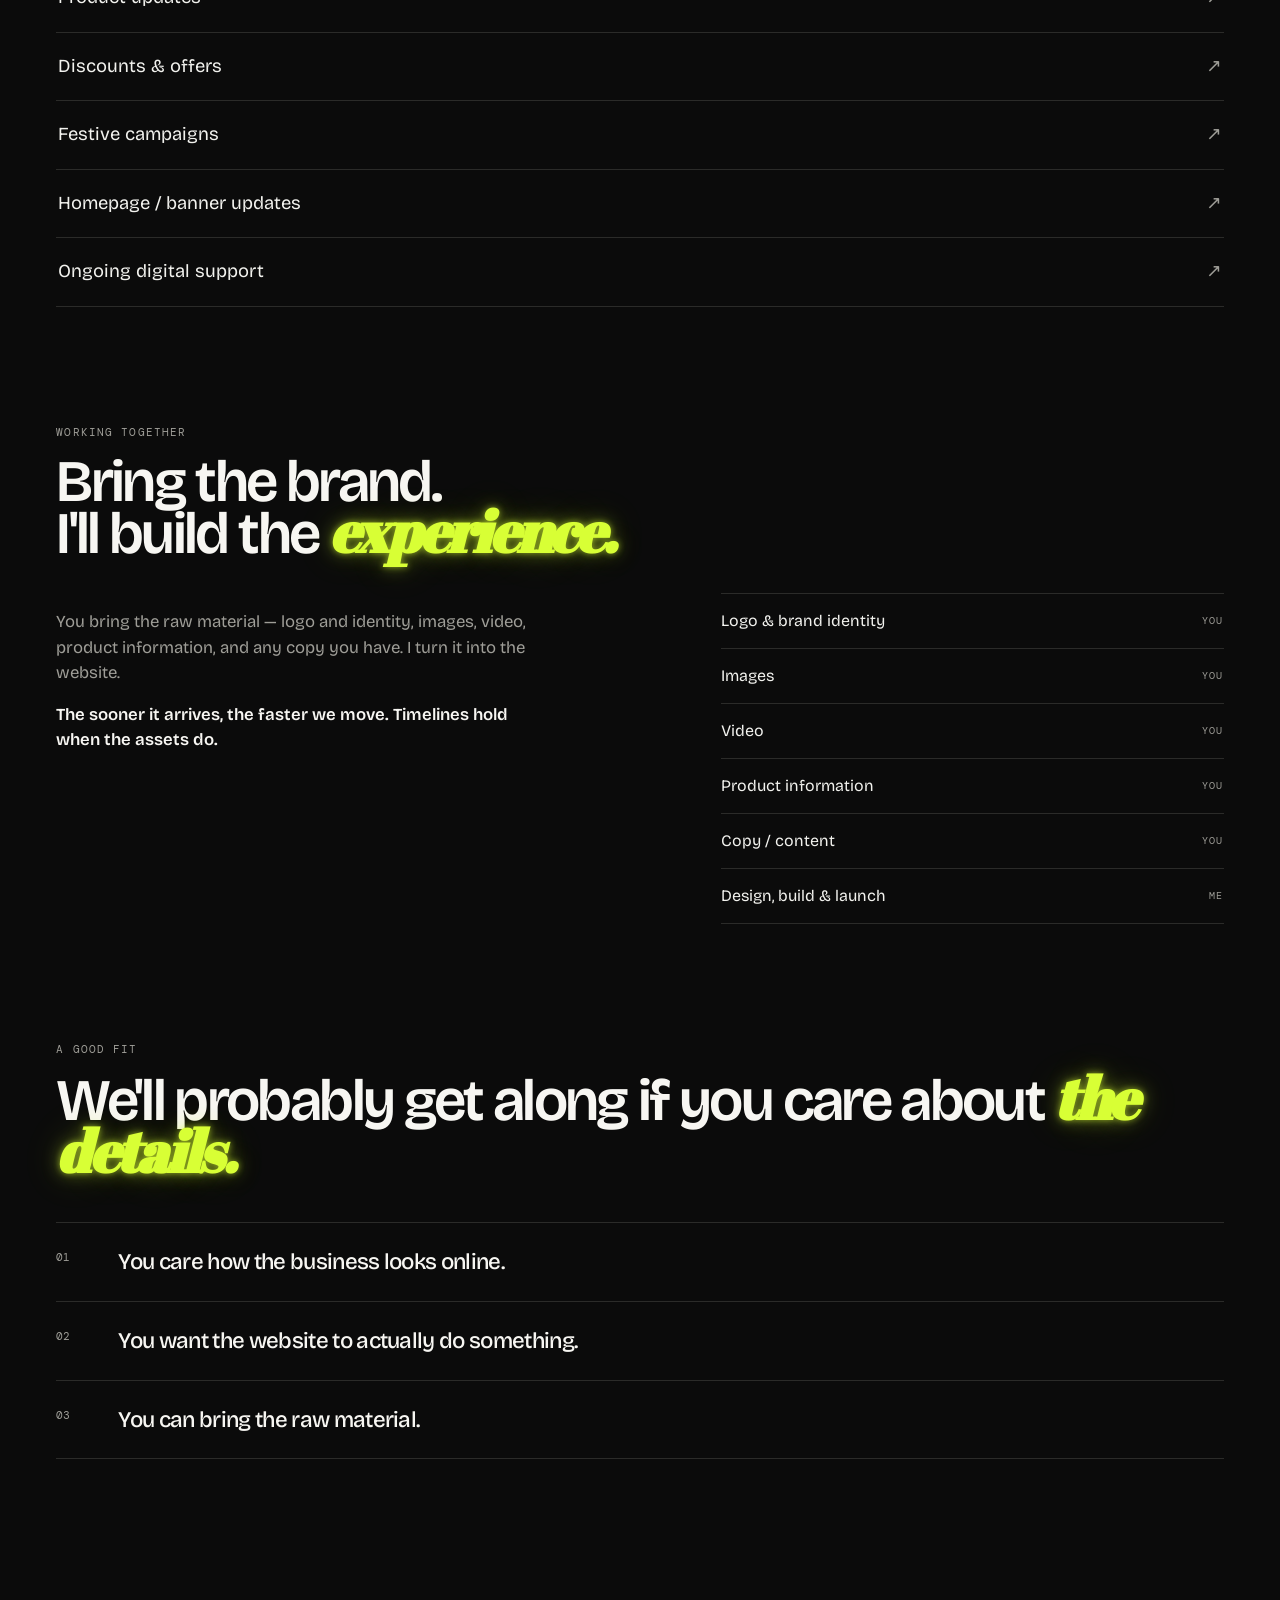
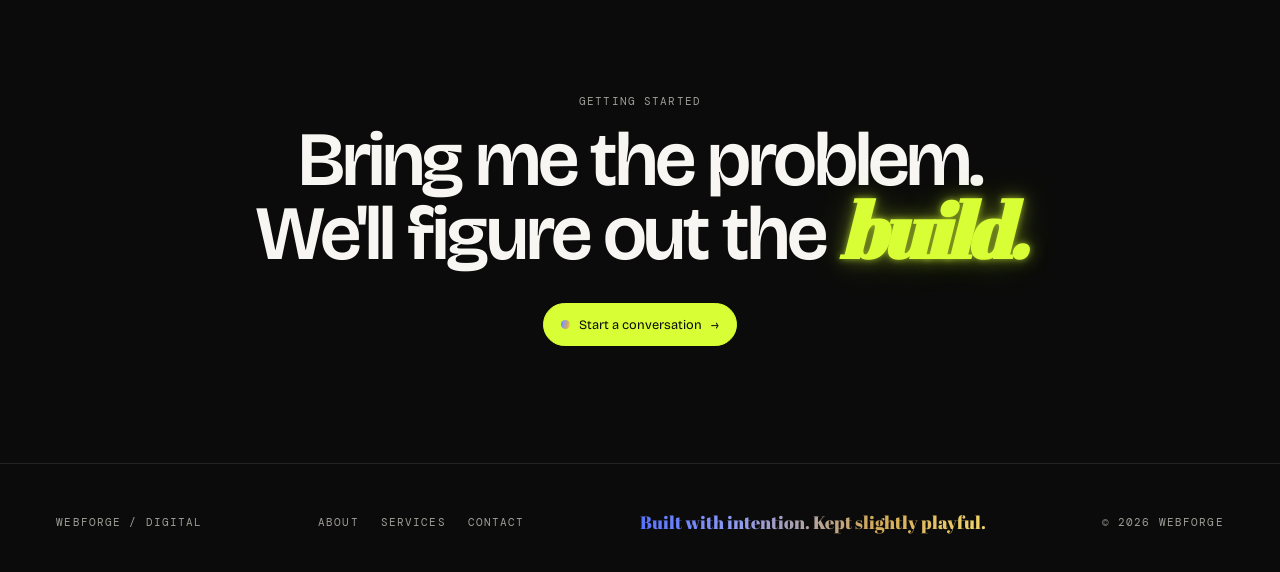
<file: services.html>
<!DOCTYPE html>
<html lang="en">
<head>
<meta charset="UTF-8" />
<meta name="viewport" content="width=device-width, initial-scale=1.0" />
<title>Services — Webforge</title>
<meta name="description" content="Shopify and WordPress builds, ongoing website management, and clear engagement models — projects, retainers, or longer-term support." />
<meta name="robots" content="index, follow" />
<link rel="preconnect" href="https://fonts.googleapis.com" />
<link rel="preconnect" href="https://fonts.gstatic.com" crossorigin />
<link href="https://fonts.googleapis.com/css2?family=Abril+Fatface&family=Bricolage+Grotesque:opsz,wght@12..96,400;12..96,500;12..96,600;12..96,700;12..96,800&family=DM+Mono:wght@400;500&family=Sora:wght@500;600;700;800&display=swap" rel="stylesheet" />
<link rel="stylesheet" href="styles.css" />
<style>
  .svc-hero h1{font-size:clamp(2.6rem,6.4vw,5.6rem);line-height:.94;letter-spacing:-.04em;max-width:18ch;color:var(--strong)}
  .svc-hero p{margin-top:22px;max-width:52ch;color:var(--muted);font-size:1.05rem;line-height:1.5}

  /* ways to work */
  .way-cards{display:grid;grid-template-columns:1fr;gap:18px;margin-top:44px}
  @media(min-width:820px){.way-cards{grid-template-columns:repeat(3,1fr)}}
  .way-card{border:1px solid var(--line);border-radius:14px;padding:clamp(24px,3vw,36px);min-height:210px;display:flex;flex-direction:column;justify-content:space-between;transition:transform .35s,background .35s,color .35s,border-color .35s}
  .way-card:hover{transform:translateY(-4px);background:var(--accent);color:var(--ink);border-color:var(--accent)}
  .way-card .k{font-family:var(--sans);font-weight:600;letter-spacing:-.03em;font-size:clamp(1.4rem,2.6vw,2rem);line-height:.96;color:var(--strong)}
  .way-card:hover .k{color:var(--ink)}
  .way-card p{margin:14px 0 0;color:var(--muted);font-size:.98rem;line-height:1.45}
  .way-card:hover p{color:#1a1a05}

  /* shopify lane */
  .keyword-grid{display:grid;grid-template-columns:1fr;gap:1px;background:var(--line);margin-top:44px;border:1px solid var(--line)}
  @media(min-width:700px){.keyword-grid{grid-template-columns:1fr 1fr}}
  .keyword{background:var(--black);padding:26px 22px}
  .keyword .k{font-family:var(--mono);font-size:.66rem;letter-spacing:.1em;text-transform:uppercase;color:var(--muted)}
  .keyword h3{margin-top:10px;font-family:var(--sans);font-weight:600;letter-spacing:-.03em;font-size:clamp(1.2rem,2vw,1.6rem);color:var(--strong)}

  /* process steps */
  .steps{margin-top:44px;border-top:1px solid var(--line)}
  .step{display:grid;grid-template-columns:1fr;gap:6px;padding:clamp(20px,2.8vw,32px) 0;border-bottom:1px solid var(--line);cursor:default}
  @media(min-width:820px){.step{grid-template-columns:64px 240px 1fr;gap:34px;align-items:baseline}}
  .step .no{font-family:var(--mono);font-size:.8rem;color:var(--muted)}
  .step .h{font-family:var(--sans);font-weight:600;letter-spacing:-.03em;font-size:clamp(1.3rem,2.4vw,1.8rem);line-height:.96;color:var(--strong);transition:transform .4s,color .4s}
  .step:hover .h{transform:translateX(10px);color:var(--accent)}
  .step .d{color:var(--muted);max-width:52ch;margin:0;line-height:1.45}
  .step.pay .h{color:var(--accent)}

  /* maintenance marquee */
  .marquee-wrap{overflow:hidden;margin-top:44px;border-top:1px solid var(--line);border-bottom:1px solid var(--line)}
  .marquee{display:flex;gap:14px;padding:18px 0;width:max-content;animation:marquee 26s linear infinite}
  @media(prefers-reduced-motion:reduce){.marquee{animation:none}}
  .marquee-card{flex:none;border:1px solid var(--line);border-radius:12px;padding:18px 24px;min-width:190px}
  .marquee-card .big{font-family:var(--sans);font-weight:700;letter-spacing:-.03em;font-size:1.3rem;color:var(--strong)}
  .marquee-card .small{margin-top:6px;font-family:var(--mono);font-size:.62rem;letter-spacing:.1em;text-transform:uppercase;color:var(--accent)}
  @keyframes marquee{from{transform:translateX(0)}to{transform:translateX(-50%)}}

  .carelist{list-style:none;margin:44px 0 0;padding:0;border-top:1px solid var(--line)}
  .carelist li{display:flex;align-items:center;justify-content:space-between;padding:20px 2px;border-bottom:1px solid var(--line);font-size:clamp(1rem,1.5vw,1.15rem);transition:padding .35s}
  .carelist li i{font-style:normal;color:var(--muted);transition:transform .35s,color .35s}
  .carelist li:hover{padding-left:12px}
  .carelist li:hover i{transform:translate(4px,-4px);color:var(--accent)}

  /* client collaboration */
  .cli{display:grid;grid-template-columns:1fr;gap:clamp(28px,4vw,64px)}
  @media(min-width:900px){.cli{grid-template-columns:1.1fr .9fr}}
  .cli p{color:var(--muted);max-width:44ch;line-height:1.5;font-size:1.05rem}
  .cli p b{color:var(--strong);font-weight:600}
  .prov{list-style:none;margin:0;padding:0;border-top:1px solid var(--line)}
  .prov li{padding:15px 0;border-bottom:1px solid var(--line);display:flex;justify-content:space-between;align-items:center;font-size:1rem;transition:padding .35s}
  .prov li:hover{padding-left:12px}
  .prov li span{font-family:var(--mono);font-size:.64rem;letter-spacing:.12em;text-transform:uppercase;color:var(--muted)}

  /* fit checklist */
  .fit-col{display:grid;gap:0;margin-top:44px;border-top:1px solid var(--line)}
  .fit-item{display:grid;grid-template-columns:44px 1fr;gap:18px;padding:22px 0;border-bottom:1px solid var(--line);cursor:default}
  .fit-item .fno{font-family:var(--mono);font-size:.7rem;color:var(--muted);padding-top:4px}
  .fit-item h3{font-family:var(--sans);font-weight:500;letter-spacing:-.03em;font-size:clamp(1.1rem,2vw,1.4rem);color:var(--strong);transition:transform .4s,color .4s}
  .fit-item:hover h3{transform:translateX(10px);color:var(--accent)}
  .fit-item p{max-height:0;overflow:hidden;margin:0;color:var(--muted);line-height:1.45;transition:max-height .5s,padding .5s}
  .fit-item:hover p{max-height:110px;padding-top:8px}

  .svc-cta{text-align:center}
  .svc-cta h2{font-size:clamp(2.4rem,6vw,5rem);line-height:.9;letter-spacing:-.04em;max-width:18ch;margin:0 auto}
</style>
</head>
<body>
<div class="cursor-orb" id="cursorOrb" aria-hidden="true"></div>
<div class="progress" id="progress" aria-hidden="true"></div>

<header class="nav" id="nav">
  <a href="index.html" class="logo" aria-label="Webforge home">WEBFORGE</a>
  <nav class="navlinks" aria-label="Primary">
    <a class="n" href="about.html">About</a>
    <a class="n current" href="services.html">Services</a>
    <a class="n" href="contact.html">Contact</a>
    <a class="pill fill" href="contact.html">Get in touch <span>→</span></a>
  </nav>
  <button class="burger" id="burger" aria-label="Open menu"><span></span><span></span><span></span></button>
</header>

<div class="menu" id="menu" aria-hidden="true">
  <button class="close" id="menuClose">Close</button>
  <a href="index.html">Home</a><a href="about.html">About</a><a href="services.html">Services</a><a href="contact.html">Start a project</a>
</div>

<main>
  <section class="page-hero svc-hero wrap sec" style="padding-bottom:20px">
    <div class="mono page-eyebrow rv">Services</div>
    <h1 class="scramble rv d2">The things a website actually needs.</h1>
    <p class="rv d3">Builds are only one part of the job. The rest is making the site easier to use, easier to update, and easier for a customer to say yes to.</p>
  </section>

  <section class="sec wrap" style="padding-top:0">
    <div class="mono rv">Ways to work</div>
    <h2 class="head h-md rv d2" style="margin-top:16px">A project. A retainer.<br>Or someone on the inside.</h2>
    <div class="way-cards">
      <div class="way-card rv"><div class="k">Projects</div><p>A complete website, start to finish, for a business or brand.</p></div>
      <div class="way-card rv d2"><div class="k">Ongoing support</div><p>For brands whose website needs to keep changing.</p></div>
      <div class="way-card rv d3"><div class="k">Longer-term / full-time</div><p>For teams who want someone who understands the build and the commercial side behind it.</p></div>
    </div>
  </section>

  <section class="sec wrap" style="padding-top:0">
    <div class="mono rv">Shopify, properly</div>
    <h2 class="head h-md rv d2" style="margin-top:16px">The things a Shopify <em>brand</em> needs.</h2>
    <div class="keyword-grid">
      <div class="keyword rv"><div class="k">01 / Store setup</div><h3>Store build &amp; redesign</h3></div>
      <div class="keyword rv"><div class="k">02 / Experience</div><h3>Theme customisation</h3></div>
      <div class="keyword rv"><div class="k">03 / Commerce</div><h3>Product &amp; collection setup</h3></div>
      <div class="keyword rv"><div class="k">04 / Conversion</div><h3>Audit &amp; optimisation</h3></div>
      <div class="keyword rv"><div class="k">05 / Growth</div><h3>Landing pages</h3></div>
      <div class="keyword rv"><div class="k">06 / Migration</div><h3>Store migration</h3></div>
      <div class="keyword rv"><div class="k">07 / Support</div><h3>Ongoing website management</h3></div>
      <div class="keyword rv"><div class="k">08 / Troubleshooting</div><h3>Fixes &amp; refinements</h3></div>
    </div>
  </section>

  <section class="sec wrap" style="padding-top:0">
    <div class="mono rv">Process</div>
    <h2 class="head h-md rv d2" style="margin-top:16px">A good project should feel <em>simple.</em></h2>
    <div class="steps">
      <div class="step rv"><div class="no">01</div><div class="h">Discovery</div><p class="d">A complimentary call. We map the business, the audience, the scope.</p></div>
      <div class="step rv"><div class="no">02</div><div class="h">Scope + quote</div><p class="d">Clear deliverables. A proposal you can actually read.</p></div>
      <div class="step rv"><div class="no">03</div><div class="h">Timeline</div><p class="d">Responsibilities, milestones, dates — agreed up front.</p></div>
      <div class="step rv pay"><div class="no">04</div><div class="h">25% advance</div><p class="d">Work begins once the 25% advance is in.</p></div>
      <div class="step rv"><div class="no">05</div><div class="h">Concept</div><p class="d">We lock the visual direction before building on it.</p></div>
      <div class="step rv"><div class="no">06</div><div class="h">Development</div><p class="d">The approved concept becomes a working website.</p></div>
      <div class="step rv"><div class="no">07</div><div class="h">Two revisions</div><p class="d">Two structured revision rounds, included.</p></div>
      <div class="step rv pay"><div class="no">08</div><div class="h">Handover</div><p class="d">Final checks, balance, and the keys are yours.</p></div>
    </div>
  </section>

  <section class="sec wrap" style="padding-top:0">
    <div class="mono rv">After launch</div>
    <h2 class="head h-md rv d2" style="margin-top:16px">Launch isn't the finish. We offer <em>maintenance</em> too.</h2>
    <p class="rv d3" style="margin-top:18px;max-width:60ch;color:var(--muted)">Your business keeps moving — new collections, new offers, festive campaigns, new products. Your website should move with it.</p>
    <div class="marquee-wrap rv d2">
      <div class="marquee">
        <div class="marquee-card"><div class="big">NEW DROP</div><div class="small">Collection update ↗</div></div>
        <div class="marquee-card"><div class="big">SALE</div><div class="small">Promotion ↗</div></div>
        <div class="marquee-card"><div class="big">FESTIVE</div><div class="small">Campaign ↗</div></div>
        <div class="marquee-card"><div class="big">NEW PRODUCT</div><div class="small">Catalogue ↗</div></div>
        <div class="marquee-card"><div class="big">HOMEPAGE</div><div class="small">Refresh ↗</div></div>
        <div class="marquee-card"><div class="big">OFFER</div><div class="small">Merchandising ↗</div></div>
        <div class="marquee-card"><div class="big">NEW DROP</div><div class="small">Collection update ↗</div></div>
        <div class="marquee-card"><div class="big">SALE</div><div class="small">Promotion ↗</div></div>
        <div class="marquee-card"><div class="big">FESTIVE</div><div class="small">Campaign ↗</div></div>
        <div class="marquee-card"><div class="big">NEW PRODUCT</div><div class="small">Catalogue ↗</div></div>
        <div class="marquee-card"><div class="big">HOMEPAGE</div><div class="small">Refresh ↗</div></div>
        <div class="marquee-card"><div class="big">OFFER</div><div class="small">Merchandising ↗</div></div>
      </div>
    </div>
    <ul class="carelist rv d3">
      <li><span>New collections</span><i aria-hidden="true">&#8599;</i></li>
      <li><span>Product updates</span><i aria-hidden="true">&#8599;</i></li>
      <li><span>Discounts &amp; offers</span><i aria-hidden="true">&#8599;</i></li>
      <li><span>Festive campaigns</span><i aria-hidden="true">&#8599;</i></li>
      <li><span>Homepage / banner updates</span><i aria-hidden="true">&#8599;</i></li>
      <li><span>Ongoing digital support</span><i aria-hidden="true">&#8599;</i></li>
    </ul>
  </section>

  <section class="sec wrap" style="padding-top:0">
    <div class="mono rv">Working together</div>
    <h2 class="head h-md rv d2" style="margin-top:16px">Bring the brand.<br>I'll build the <em>experience.</em></h2>
    <div class="cli" style="margin-top:34px">
      <div class="rv">
        <p>You bring the raw material — logo and identity, images, video, product information, and any copy you have. I turn it into the website.</p>
        <p><b>The sooner it arrives, the faster we move. Timelines hold when the assets do.</b></p>
      </div>
      <ul class="prov rv d2">
        <li>Logo &amp; brand identity <span>You</span></li>
        <li>Images <span>You</span></li>
        <li>Video <span>You</span></li>
        <li>Product information <span>You</span></li>
        <li>Copy / content <span>You</span></li>
        <li>Design, build &amp; launch <span>Me</span></li>
      </ul>
    </div>
  </section>

  <section class="sec wrap" style="padding-top:0">
    <div class="mono rv">A good fit</div>
    <h2 class="head h-md rv d2" style="margin-top:16px">We'll probably get along if you care about <em>the details.</em></h2>
    <div class="fit-col">
      <div class="fit-item rv"><div class="fno">01</div><div><h3>You care how the business looks online.</h3><p>Not because appearances are everything — because credibility changes what happens next.</p></div></div>
      <div class="fit-item rv d2"><div class="fno">02</div><div><h3>You want the website to actually do something.</h3><p>Sell, explain, showcase, generate an enquiry, or make the next step obvious.</p></div></div>
      <div class="fit-item rv d3"><div class="fno">03</div><div><h3>You can bring the raw material.</h3><p>Brand identity, images, video, product information and the pieces that make the business yours.</p></div></div>
    </div>
  </section>

  <section class="sec wrap svc-cta">
    <div class="mono rv">Getting started</div>
    <h2 class="head rv d2" style="margin-top:16px">Bring me the problem.<br>We'll figure out the <em>build.</em></h2>
    <div style="margin-top:34px" class="rv d3">
      <a class="pill fill" href="contact.html"><span class="dot"></span> Start a conversation <span>→</span></a>
    </div>
  </section>
</main>

<footer>
  <div class="wrap foot">
    <div class="mono">Webforge / Digital</div>
    <div class="foot-links"><a href="about.html">About</a><a href="services.html">Services</a><a href="contact.html">Contact</a></div>
    <div class="intent">Built with intention. Kept slightly playful.</div>
    <div class="mono">© <span id="yr"></span> Webforge</div>
  </div>
</footer>

<script src="https://cdnjs.cloudflare.com/ajax/libs/gsap/3.12.5/gsap.min.js"></script>
<script src="main.js"></script>
</body>
</html>
</file>
<file: styles.css>
/* Webforge shared design system — used by every page except the homepage
   (index.html stays self-contained since its stepper/WebGL JS is tightly
   tuned; duplicating these base rules there is a deliberate trade-off to
   avoid touching that already-verified code). */

:root{
  --accent:#D8FF35;
  --ink:#0A0A0A; --strong:#F7F6F2; --muted:#9E9D97; --line:#2B2B29;
  --white:#FFFFFF; --black:#0B0B0B; --ivory:#D8FF35;
  --lime:#D8FF35; --indigo:#D8FF35;
  --sans:'Bricolage Grotesque',system-ui,sans-serif; --mono:'DM Mono',monospace; --fat:'Abril Fatface',Georgia,serif;
  --ombre:linear-gradient(100deg,#1238FF 0%,#4E67E9 32%,#B98A3F 67%,#E7C85A 100%);
  --ombre-d:linear-gradient(100deg,#5572FF 0%,#8E9AF2 28%,#D3A957 68%,#F3D66B 100%);
  --grad:var(--ombre-d);
  --pad:clamp(18px,4.4vw,72px); --max:1460px;
}
*{box-sizing:border-box}
html{scroll-behavior:smooth}
body{margin:0;background:var(--black);color:#f2f2ee;font-family:var(--sans);font-size:16px;line-height:1.5;-webkit-font-smoothing:antialiased;overflow-x:hidden;cursor:default}
a{color:inherit;text-decoration:none}
h1,h2,h3{margin:0;font-weight:600}
.wrap{width:min(calc(100% - (var(--pad)*2)),var(--max));margin:0 auto}
.mono{font-family:var(--mono);text-transform:uppercase;letter-spacing:.1em;font-size:.7rem;color:var(--muted);font-weight:400}
.sec{padding:clamp(88px,13vh,168px) 0}

.head{font-family:var(--sans);font-weight:600;line-height:.84;letter-spacing:-.045em;color:var(--strong)}
.h-xl{font-size:clamp(3.2rem,10vw,9.4rem)}
.h-lg{font-size:clamp(2.6rem,7vw,7rem)}
.h-md{font-size:clamp(2rem,4.6vw,4.6rem)}
.kw{position:relative;display:inline-block;line-height:.8}
.kw .t{font-family:var(--fat);letter-spacing:-.01em;font-size:clamp(72px,15.5vw,208px);line-height:.78;display:inline-block;
    background:var(--grad);-webkit-background-clip:text;background-clip:text;-webkit-text-fill-color:transparent;color:#D8FF35}
.kw--sm .t{font-size:clamp(58px,11vw,150px)}
em{font-family:var(--fat);font-style:italic;color:var(--accent);text-shadow:0 0 6px rgba(216,255,53,.55),0 0 18px rgba(216,255,53,.35),0 0 42px rgba(216,255,53,.18)}

.progress{position:fixed;top:0;left:0;height:2px;width:0;background:var(--ombre-d);z-index:120}

/* nav */
header.nav{position:fixed;inset:0 0 auto 0;z-index:100;display:flex;align-items:center;justify-content:space-between;
    padding:18px var(--pad);color:#f2f2ee;transition:padding .4s,background .4s,color .4s}
header.nav.scrolled{padding:12px var(--pad);background:rgba(11,11,11,.82);backdrop-filter:blur(9px);border-bottom:1px solid #232320;color:#f2f2ee}
.logo{font-family:'Sora',var(--sans);font-size:clamp(.86rem,1.15vw,1.02rem);font-weight:800;letter-spacing:-.055em;text-transform:uppercase;display:inline-flex;align-items:baseline;gap:.34em;white-space:nowrap;color:var(--strong)}
.navlinks{display:flex;align-items:center;gap:26px;font-size:.82rem}
.navlinks a.n{color:inherit;position:relative}
.navlinks a.n::after{content:"";position:absolute;left:0;bottom:-4px;height:2px;width:0;background:var(--ombre-d);transition:width .3s}
.navlinks a.n:hover::after,.navlinks a.n.current::after{width:100%}
.navlinks a.n.current{color:var(--accent)}
.pill{display:inline-flex;align-items:center;gap:9px;border:1px solid currentColor;padding:11px 17px;border-radius:999px;font-size:.8rem;transition:background .3s,color .3s,border-color .3s;cursor:pointer}
.pill .dot{width:9px;height:9px;border-radius:50%;background:var(--grad);flex:none}
.pill.fill{background:var(--accent);color:#0A0A0A;border-color:var(--accent)}
.pill.fill:hover{background:var(--accent);border-color:var(--accent)}
.pill.ghost:hover{background:#F7F6F2;color:var(--ink)}
.burger{display:none;flex-direction:column;gap:5px;background:none;border:0;padding:8px;cursor:pointer;color:inherit}
.burger span{width:24px;height:2px;background:currentColor;display:block}

.menu{position:fixed;inset:0;background:var(--black);color:#F7F6F2;z-index:105;display:flex;flex-direction:column;justify-content:center;gap:2px;padding:var(--pad);transform:translateY(-100%);transition:transform .55s cubic-bezier(.7,0,.2,1)}
.menu.open{transform:none}
.menu a{font-family:var(--sans);font-weight:600;font-size:clamp(2.4rem,11vw,4.5rem);line-height:1;letter-spacing:-.04em}
.menu a:hover{color:var(--lime)}
.menu .close{position:absolute;top:20px;right:var(--pad);font-family:var(--mono);font-size:.7rem;letter-spacing:.14em;text-transform:uppercase;background:none;border:0;color:#F7F6F2;cursor:pointer}

.rv{opacity:0;transform:translateY(30px);transition:opacity .85s ease,transform .85s cubic-bezier(.2,.65,.2,1)}
.rv.in{opacity:1;transform:none}
.rv.d2{transition-delay:.09s}.rv.d3{transition-delay:.18s}.rv.d4{transition-delay:.27s}

.cursor-orb{position:fixed;left:0;top:0;width:16px;height:16px;border-radius:50%;background:var(--accent);mix-blend-mode:screen;pointer-events:none;z-index:200;transition:opacity .25s ease;opacity:0}
.cursor-orb.on{opacity:.85}
/* Once the lerp cursor is confirmed running (fine pointer, motion allowed),
   hide the native pointer everywhere so only the lime dot shows. */
html.has-custom-cursor,html.has-custom-cursor *{cursor:none!important}

.ambient-toggle{position:fixed;right:22px;bottom:22px;z-index:150;width:44px;height:44px;border-radius:50%;
  background:rgba(11,11,11,.72);backdrop-filter:blur(6px);border:1px solid var(--line);color:var(--muted);
  display:flex;align-items:center;justify-content:center;padding:0;transition:color .3s,border-color .3s,background .3s}
.ambient-toggle:hover{color:var(--strong);border-color:var(--muted)}
.ambient-toggle.on{color:var(--accent);border-color:var(--accent);background:rgba(216,255,53,.1)}
.ambient-toggle:not(.on) .wave{opacity:.35}
.ambient-toggle .wave{transition:opacity .3s}
@media(max-width:760px){.ambient-toggle{right:16px;bottom:16px;width:40px;height:40px}}

/* film-grain texture — apply by adding an empty <div class="grain"></div> as
   the first child of any section that should carry it */
.grain{position:absolute;inset:0;pointer-events:none;opacity:.05;mix-blend-mode:overlay;z-index:1;
  background-image:url("data:image/svg+xml,%3Csvg viewBox='0 0 160 160' xmlns='http://www.w3.org/2000/svg'%3E%3Cfilter id='n'%3E%3CfeTurbulence type='fractalNoise' baseFrequency='.8' numOctaves='3' stitchTiles='stitch'/%3E%3C/filter%3E%3Crect width='100%25' height='100%25' filter='url(%23n)' opacity='.4'/%3E%3C/svg%3E")}

/* credentials / proof grid — dark theme */
.proof-grid{display:grid;grid-template-columns:repeat(4,1fr);border-top:1px solid var(--line);border-bottom:1px solid var(--line)}
.proof-card{padding:28px 18px;border-right:1px solid var(--line);min-height:170px;display:flex;flex-direction:column;justify-content:space-between;transition:transform .35s,background .35s,color .35s}
.proof-card:last-child{border-right:0}
.proof-card:hover{background:var(--accent);color:var(--ink);transform:translateY(-4px)}
.proof-card:hover .desc{color:var(--ink)}
.proof-card .num{font-family:var(--sans);font-size:clamp(3rem,6vw,6.5rem);font-weight:600;line-height:.8;letter-spacing:-.07em}
.proof-card .num.neon-num{color:var(--accent);text-shadow:0 0 8px rgba(216,255,53,.5),0 0 24px rgba(216,255,53,.3)}
.proof-card:hover .num.neon-num{color:var(--ink);text-shadow:none}
.proof-card:hover .brand-wordmark{color:var(--ink)}
.proof-card .proof-names{font-family:var(--sans);font-size:clamp(1.3rem,2.2vw,1.9rem);font-weight:600;line-height:1.25;letter-spacing:-.02em}
.proof-card .desc{font-family:var(--mono);font-size:.66rem;letter-spacing:.09em;text-transform:uppercase;color:var(--muted)}
@media(max-width:760px){
  .proof-grid{grid-template-columns:1fr 1fr}
  .proof-card:nth-child(2){border-right:0}
  .proof-card:nth-child(-n+2){border-bottom:1px solid var(--line)}
}
.brand-lockup{display:flex;align-items:center;gap:12px}
.shopify-logo{width:46px;height:52px;flex:none;display:block}
.wordpress-logo{width:46px;height:46px;flex:none;display:block}
.brand-wordmark{font-family:var(--sans);font-size:clamp(1.35rem,2.3vw,2.1rem);color:var(--strong);white-space:nowrap}
.shopify-wordmark{font-style:italic;font-weight:800;letter-spacing:-.02em;text-transform:lowercase}
.wordpress-wordmark{font-family:var(--fat);font-weight:400;letter-spacing:-.005em;text-transform:uppercase}

footer{background:var(--black);color:#f2f2ee;padding:clamp(30px,5vh,54px) 0 clamp(26px,4vh,40px);border-top:1px solid #232320}
.foot{display:flex;flex-wrap:wrap;justify-content:space-between;gap:18px;align-items:center}
.foot .intent{font-family:var(--fat);font-size:1.1rem;background:var(--ombre-d);-webkit-background-clip:text;background-clip:text;-webkit-text-fill-color:transparent;color:#D8FF35}
.foot-links{display:flex;gap:22px;font-family:var(--mono);font-size:.7rem;letter-spacing:.1em;text-transform:uppercase;color:var(--muted)}
.foot-links a:hover{color:var(--accent)}

.page-hero{padding:calc(var(--pad) + 96px) 0 60px}
.page-eyebrow{margin-bottom:18px}

@media(max-width:760px){ .navlinks{display:none}.burger{display:flex} }
@media(prefers-reduced-motion:reduce){
  html{scroll-behavior:auto}
  .rv{opacity:1;transform:none;transition:none}
}
</file>
